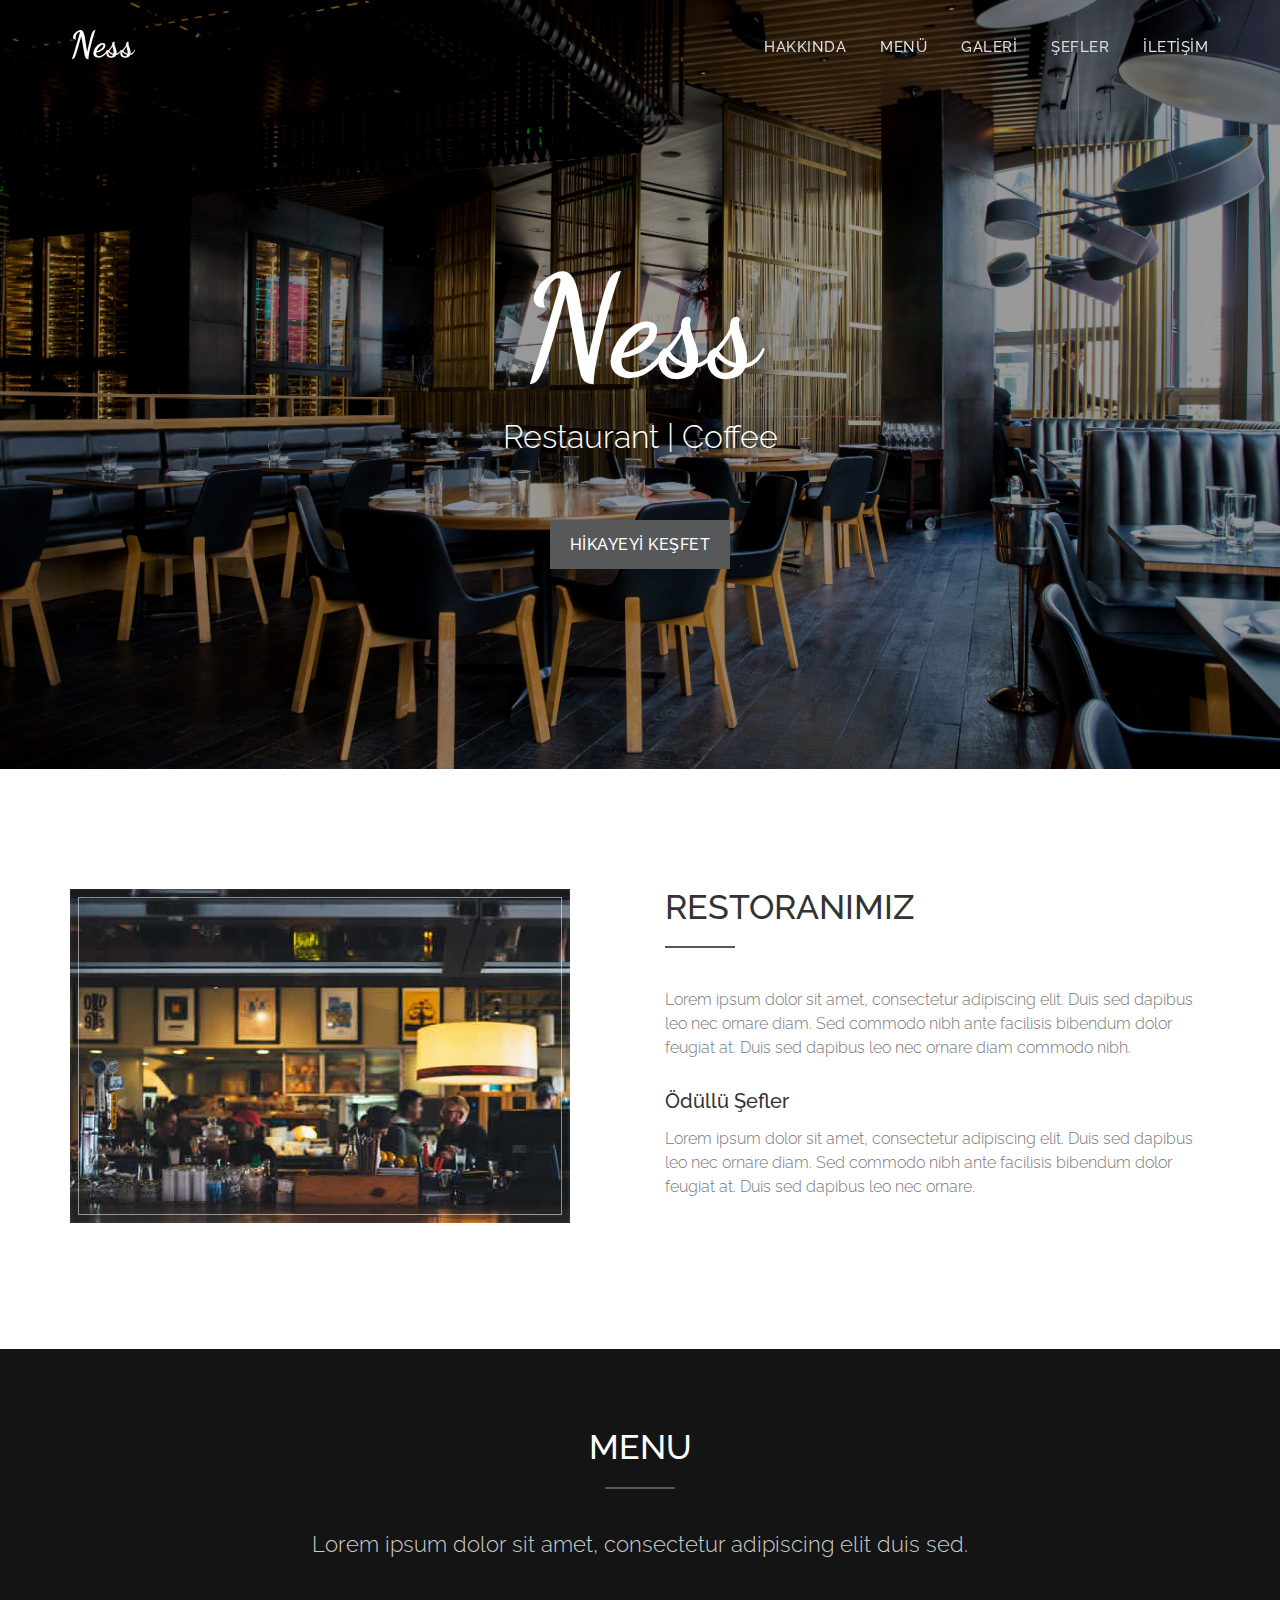
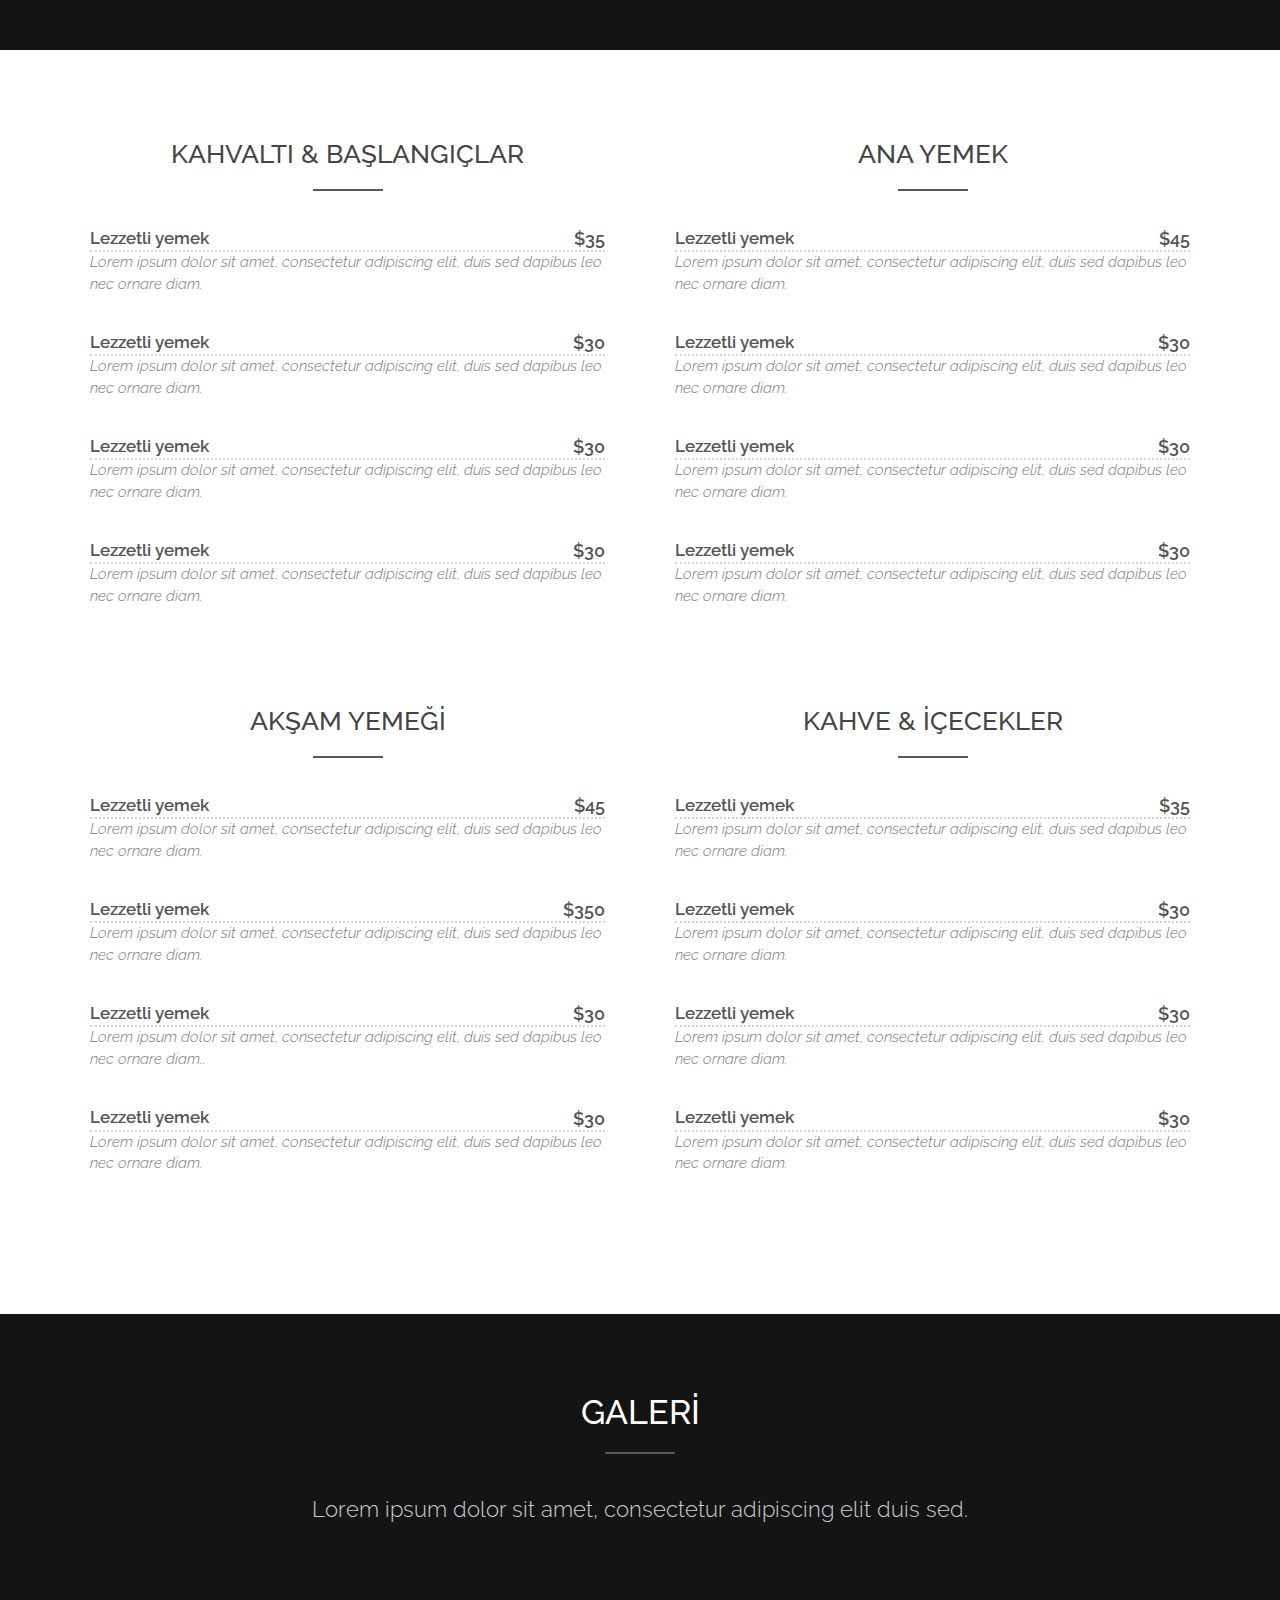
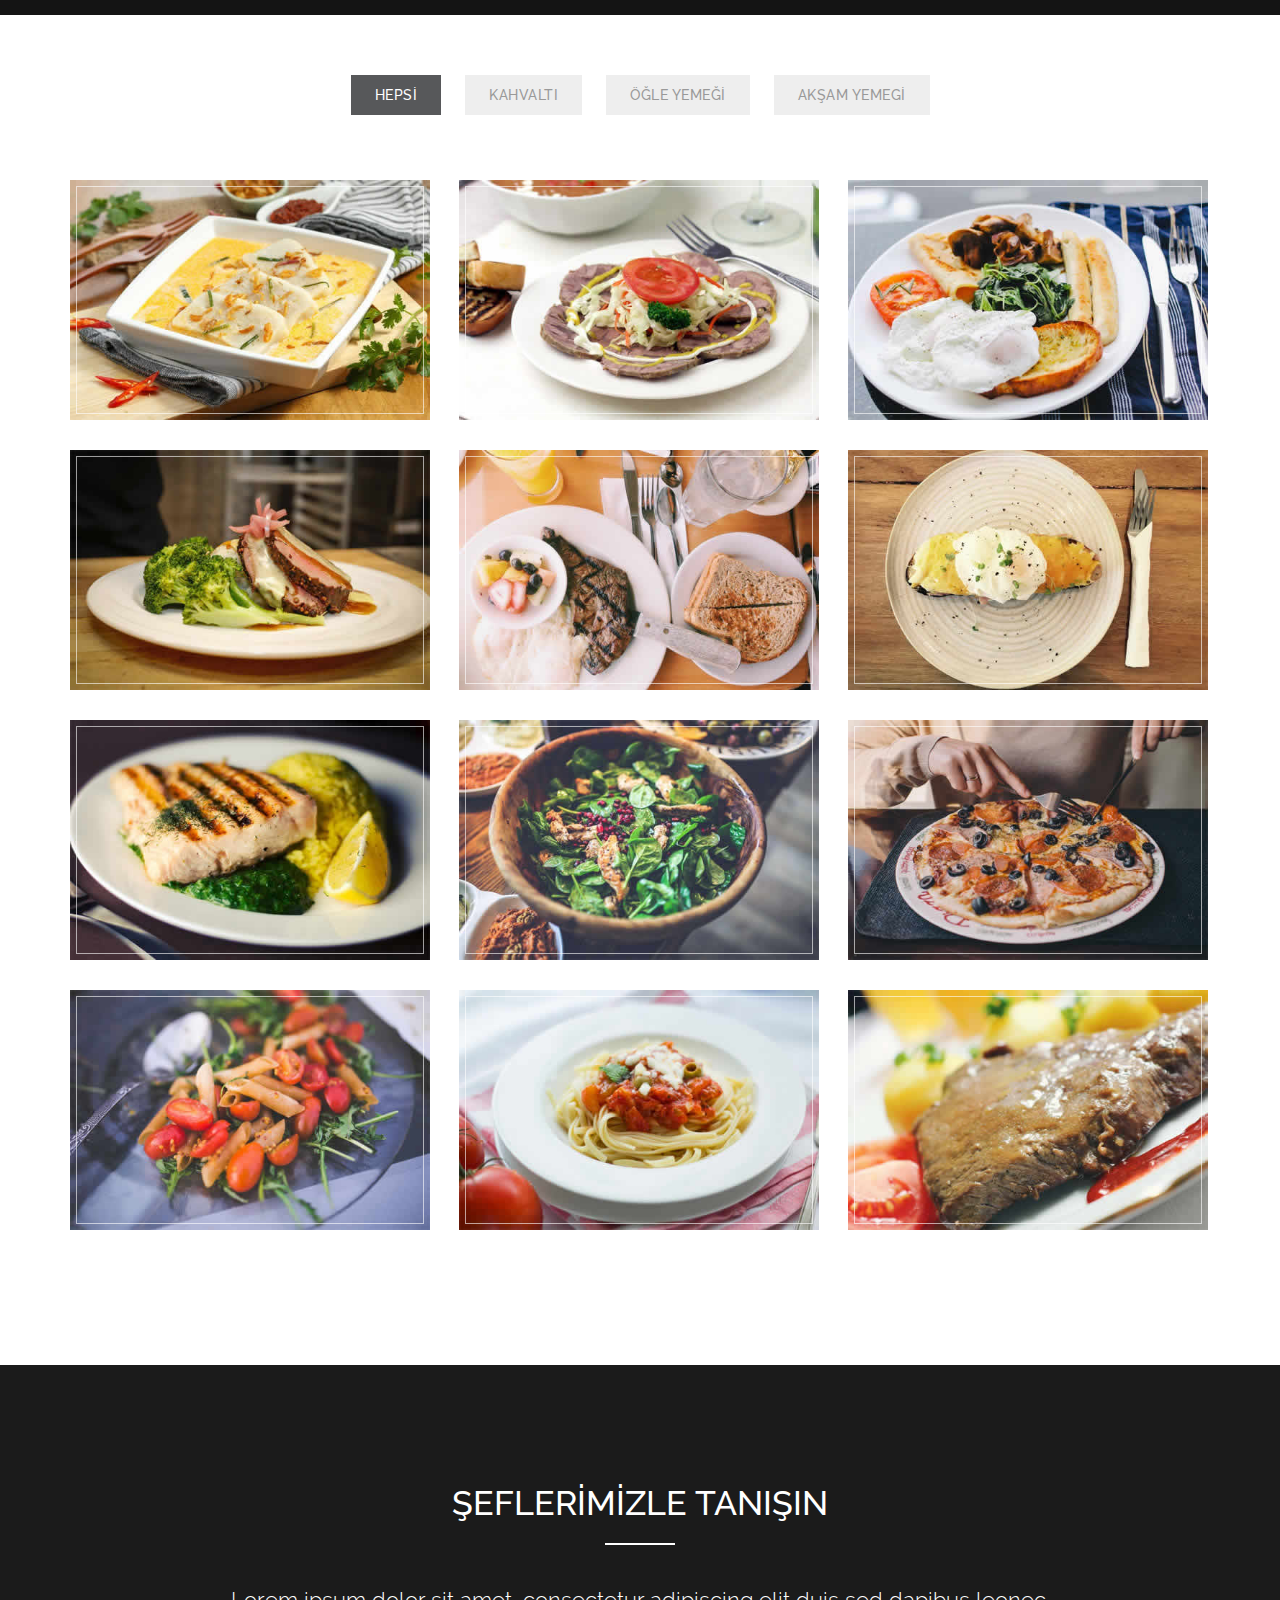
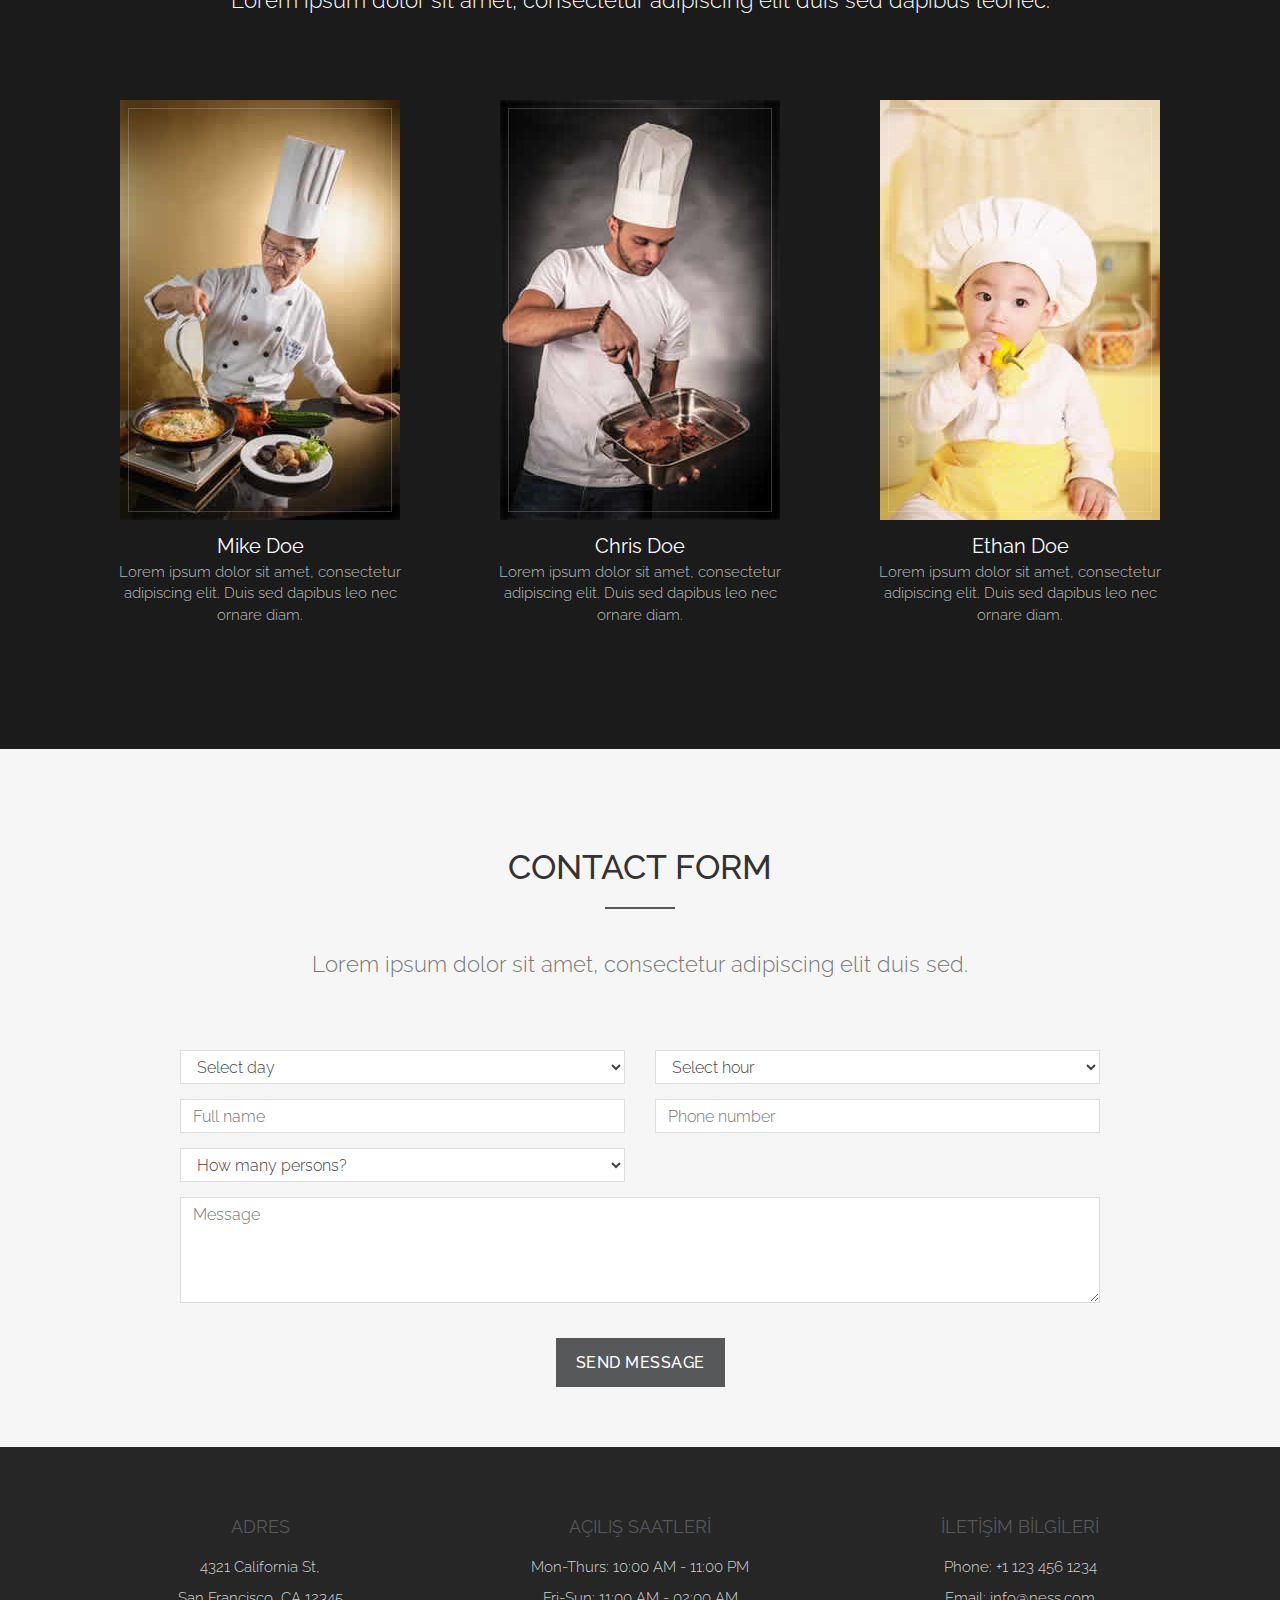
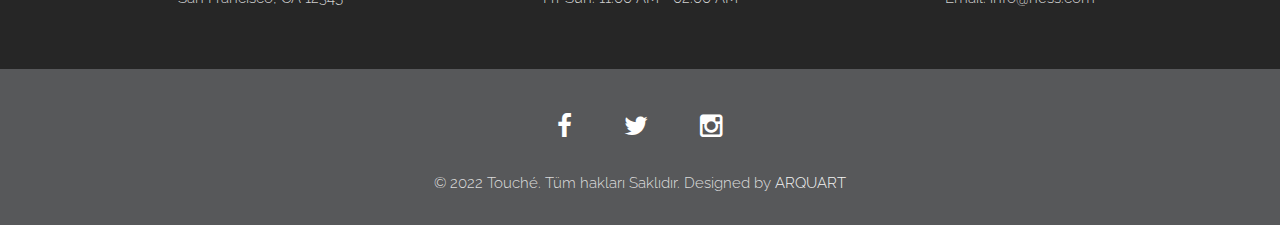
<file: ness/index.html>
<!DOCTYPE html>
<html lang="tr">
  <head>
    <meta charset="utf-8" />
    <meta name="viewport" content="width=device-width, initial-scale=1" />
    <title>Ness</title>
    <meta name="description" content="" />
    <meta name="author" content="" />

    <!-- Favicons
    ================================================== -->
    <link
      rel="apple-touch-icon"
      sizes="72x72"
      href="img/apple-touch-icon-72x72.png"
    />
    <link
      rel="apple-touch-icon"
      sizes="114x114"
      href="img/apple-touch-icon-114x114.png"
    />

    <!-- Bootstrap -->
    <link rel="stylesheet" type="text/css" href="css/bootstrap.css" />
    <link
      rel="stylesheet"
      type="text/css"
      href="fonts/font-awesome/css/font-awesome.css"
    />

    <!-- Stylesheet
    ================================================== -->
    <link rel="stylesheet" type="text/css" href="css/style.css" />
    <link
      rel="stylesheet"
      type="text/css"
      href="css/nivo-lightbox/nivo-lightbox.css"
    />
    <link
      rel="stylesheet"
      type="text/css"
      href="css/nivo-lightbox/default.css"
    />
    <link
      href="https://fonts.googleapis.com/css?family=Raleway:300,400,500,600,700"
      rel="stylesheet"
    />
    <link
      href="https://fonts.googleapis.com/css?family=Open+Sans:300,400,600,700"
      rel="stylesheet"
    />
    <link
      href="https://fonts.googleapis.com/css?family=Dancing+Script:400,700"
      rel="stylesheet"
    />

    <!-- HTML5 shim and Respond.js for IE8 support of HTML5 elements and media queries -->
    <!-- WARNING: Respond.js doesn't work if you view the page via file:// -->
    <!--[if lt IE 9]>
      <script src="https://oss.maxcdn.com/html5shiv/3.7.2/html5shiv.min.js"></script>
      <script src="https://oss.maxcdn.com/respond/1.4.2/respond.min.js"></script>
    <![endif]-->
  </head>
  <body id="page-top" data-spy="scroll" data-target=".navbar-fixed-top">
    <!-- Navigation
    ==========================================-->
    <nav id="menu" class="navbar navbar-default navbar-fixed-top">
      <div class="container">
        <!-- Brand and toggle get grouped for better mobile display -->
        <div class="navbar-header">
          <button
            type="button"
            class="navbar-toggle collapsed"
            data-toggle="collapse"
            data-target="#bs-example-navbar-collapse-1"
          >
            <span class="sr-only">Toggle navigation</span>
            <span class="icon-bar"></span> <span class="icon-bar"></span>
            <span class="icon-bar"></span>
          </button>
          <a class="navbar-brand page-scroll" href="#page-top">Ness</a>
        </div>

        <!-- Collect the nav links, forms, and other content for toggling -->
        <div class="collapse navbar-collapse" id="bs-example-navbar-collapse-1">
          <ul class="nav navbar-nav navbar-right">
            <li><a href="#about" class="page-scroll">HAKKINDA</a></li>
            <li><a href="#restaurant-menu" class="page-scroll">Menü</a></li>
            <li><a href="#portfolio" class="page-scroll">Galeri</a></li>
            <li><a href="#team" class="page-scroll">ŞEFLER</a></li>
            <li>
              <a href="#call-reservation" class="page-scroll">İLETİŞİM</a>
            </li>
          </ul>
        </div>
        <!-- /.navbar-collapse -->
      </div>
    </nav>
    <!-- Header -->
    <header id="header">
      <div class="intro">
        <div class="overlay">
          <div class="container">
            <div class="row">
              <div class="intro-text">
                <h1>Ness</h1>
                <p>Restaurant | Coffee</p>
                <a href="#about" class="btn btn-custom btn-lg page-scroll"
                  >Hikayeyi keşfet</a
                >
              </div>
            </div>
          </div>
        </div>
      </div>
    </header>
    <!-- About Section -->
    <div id="about">
      <div class="container">
        <div class="row">
          <div class="col-xs-12 col-md-6">
            <div class="about-img">
              <img src="img/about.jpg" class="img-responsive" alt="" />
            </div>
          </div>
          <div class="col-xs-12 col-md-6">
            <div class="about-text">
              <h2>RESTORANIMIZ</h2>
              <hr />
              <p>
                Lorem ipsum dolor sit amet, consectetur adipiscing elit. Duis
                sed dapibus leo nec ornare diam. Sed commodo nibh ante facilisis
                bibendum dolor feugiat at. Duis sed dapibus leo nec ornare diam
                commodo nibh.
              </p>
              <h3>Ödüllü Şefler</h3>
              <p>
                Lorem ipsum dolor sit amet, consectetur adipiscing elit. Duis
                sed dapibus leo nec ornare diam. Sed commodo nibh ante facilisis
                bibendum dolor feugiat at. Duis sed dapibus leo nec ornare.
              </p>
            </div>
          </div>
        </div>
      </div>
    </div>
    <!-- Restaurant Menu Section -->
    <div id="restaurant-menu">
      <div class="section-title text-center center">
        <div class="overlay">
          <h2>Menu</h2>
          <hr />
          <p>
            Lorem ipsum dolor sit amet, consectetur adipiscing elit duis sed.
          </p>
        </div>
      </div>
      <div class="container">
        <div class="row">
          <div class="col-xs-12 col-sm-6">
            <div class="menu-section">
              <h2 class="menu-section-title">Kahvaltı & Başlangıçlar</h2>
              <hr />
              <div class="menu-item">
                <div class="menu-item-name">Lezzetli yemek</div>
                <div class="menu-item-price">$35</div>
                <div class="menu-item-description">
                  Lorem ipsum dolor sit amet, consectetur adipiscing elit, duis
                  sed dapibus leo nec ornare diam.
                </div>
              </div>
              <div class="menu-item">
                <div class="menu-item-name">Lezzetli yemek</div>
                <div class="menu-item-price">$30</div>
                <div class="menu-item-description">
                  Lorem ipsum dolor sit amet, consectetur adipiscing elit, duis
                  sed dapibus leo nec ornare diam.
                </div>
              </div>
              <div class="menu-item">
                <div class="menu-item-name">Lezzetli yemek</div>
                <div class="menu-item-price">$30</div>
                <div class="menu-item-description">
                  Lorem ipsum dolor sit amet, consectetur adipiscing elit, duis
                  sed dapibus leo nec ornare diam.
                </div>
              </div>
              <div class="menu-item">
                <div class="menu-item-name">Lezzetli yemek</div>
                <div class="menu-item-price">$30</div>
                <div class="menu-item-description">
                  Lorem ipsum dolor sit amet, consectetur adipiscing elit, duis
                  sed dapibus leo nec ornare diam.
                </div>
              </div>
            </div>
          </div>
          <div class="col-xs-12 col-sm-6">
            <div class="menu-section">
              <h2 class="menu-section-title">Ana yemek</h2>
              <hr />
              <div class="menu-item">
                <div class="menu-item-name">Lezzetli yemek</div>
                <div class="menu-item-price">$45</div>
                <div class="menu-item-description">
                  Lorem ipsum dolor sit amet, consectetur adipiscing elit, duis
                  sed dapibus leo nec ornare diam.
                </div>
              </div>
              <div class="menu-item">
                <div class="menu-item-name">Lezzetli yemek</div>
                <div class="menu-item-price">$30</div>
                <div class="menu-item-description">
                  Lorem ipsum dolor sit amet, consectetur adipiscing elit, duis
                  sed dapibus leo nec ornare diam.
                </div>
              </div>
              <div class="menu-item">
                <div class="menu-item-name">Lezzetli yemek</div>
                <div class="menu-item-price">$30</div>
                <div class="menu-item-description">
                  Lorem ipsum dolor sit amet, consectetur adipiscing elit, duis
                  sed dapibus leo nec ornare diam.
                </div>
              </div>
              <div class="menu-item">
                <div class="menu-item-name">Lezzetli yemek</div>
                <div class="menu-item-price">$30</div>
                <div class="menu-item-description">
                  Lorem ipsum dolor sit amet, consectetur adipiscing elit, duis
                  sed dapibus leo nec ornare diam.
                </div>
              </div>
            </div>
          </div>
        </div>
        <div class="row">
          <div class="col-xs-12 col-sm-6">
            <div class="menu-section">
              <h2 class="menu-section-title">akşam yemeği</h2>
              <hr />
              <div class="menu-item">
                <div class="menu-item-name">Lezzetli yemek</div>
                <div class="menu-item-price">$45</div>
                <div class="menu-item-description">
                  Lorem ipsum dolor sit amet, consectetur adipiscing elit, duis
                  sed dapibus leo nec ornare diam.
                </div>
              </div>
              <div class="menu-item">
                <div class="menu-item-name">Lezzetli yemek</div>
                <div class="menu-item-price">$350</div>
                <div class="menu-item-description">
                  Lorem ipsum dolor sit amet, consectetur adipiscing elit, duis
                  sed dapibus leo nec ornare diam.
                </div>
              </div>
              <div class="menu-item">
                <div class="menu-item-name">Lezzetli yemek</div>
                <div class="menu-item-price">$30</div>
                <div class="menu-item-description">
                  Lorem ipsum dolor sit amet, consectetur adipiscing elit, duis
                  sed dapibus leo nec ornare diam..
                </div>
              </div>
              <div class="menu-item">
                <div class="menu-item-name">Lezzetli yemek</div>
                <div class="menu-item-price">$30</div>
                <div class="menu-item-description">
                  Lorem ipsum dolor sit amet, consectetur adipiscing elit, duis
                  sed dapibus leo nec ornare diam.
                </div>
              </div>
            </div>
          </div>
          <div class="col-xs-12 col-sm-6">
            <div class="menu-section">
              <h2 class="menu-section-title">KAHVE & İÇECEKLER</h2>
              <hr />
              <div class="menu-item">
                <div class="menu-item-name">Lezzetli yemek</div>
                <div class="menu-item-price">$35</div>
                <div class="menu-item-description">
                  Lorem ipsum dolor sit amet, consectetur adipiscing elit, duis
                  sed dapibus leo nec ornare diam.
                </div>
              </div>
              <div class="menu-item">
                <div class="menu-item-name">Lezzetli yemek</div>
                <div class="menu-item-price">$30</div>
                <div class="menu-item-description">
                  Lorem ipsum dolor sit amet, consectetur adipiscing elit, duis
                  sed dapibus leo nec ornare diam.
                </div>
              </div>
              <div class="menu-item">
                <div class="menu-item-name">Lezzetli yemek</div>
                <div class="menu-item-price">$30</div>
                <div class="menu-item-description">
                  Lorem ipsum dolor sit amet, consectetur adipiscing elit, duis
                  sed dapibus leo nec ornare diam.
                </div>
              </div>
              <div class="menu-item">
                <div class="menu-item-name">Lezzetli yemek</div>
                <div class="menu-item-price">$30</div>
                <div class="menu-item-description">
                  Lorem ipsum dolor sit amet, consectetur adipiscing elit, duis
                  sed dapibus leo nec ornare diam.
                </div>
              </div>
            </div>
          </div>
        </div>
      </div>
    </div>
    <!-- Portfolio Section -->
    <div id="portfolio">
      <div class="section-title text-center center">
        <div class="overlay">
          <h2>GALERİ</h2>
          <hr />
          <p>
            Lorem ipsum dolor sit amet, consectetur adipiscing elit duis sed.
          </p>
        </div>
      </div>
      <div class="container">
        <div class="row">
          <div class="categories">
            <ul class="cat">
              <li>
                <ol class="type">
                  <li><a href="#" data-filter="*" class="active">Hepsi</a></li>
                  <li><a href="#" data-filter=".breakfast">Kahvaltı</a></li>
                  <li><a href="#" data-filter=".lunch">Öğle Yemeği</a></li>
                  <li><a href="#" data-filter=".dinner">Akşam yemegi</a></li>
                </ol>
              </li>
            </ul>
            <div class="clearfix"></div>
          </div>
        </div>
        <div class="row">
          <div class="portfolio-items">
            <div class="col-sm-6 col-md-4 col-lg-4 breakfast">
              <div class="portfolio-item">
                <div class="hover-bg">
                  <a
                    href="img/portfolio/01-large.jpg"
                    title="Dish Name"
                    data-lightbox-gallery="gallery1"
                  >
                    <div class="hover-text">
                      <h4>Dish Name</h4>
                    </div>
                    <img
                      src="img/portfolio/01-small.jpg"
                      class="img-responsive"
                      alt="Project Title"
                    />
                  </a>
                </div>
              </div>
            </div>
            <div class="col-sm-6 col-md-4 col-lg-4 dinner">
              <div class="portfolio-item">
                <div class="hover-bg">
                  <a
                    href="img/portfolio/02-large.jpg"
                    title="Dish Name"
                    data-lightbox-gallery="gallery1"
                  >
                    <div class="hover-text">
                      <h4>Dish Name</h4>
                    </div>
                    <img
                      src="img/portfolio/02-small.jpg"
                      class="img-responsive"
                      alt="Project Title"
                    />
                  </a>
                </div>
              </div>
            </div>
            <div class="col-sm-6 col-md-4 col-lg-4 breakfast">
              <div class="portfolio-item">
                <div class="hover-bg">
                  <a
                    href="img/portfolio/03-large.jpg"
                    title="Dish Name"
                    data-lightbox-gallery="gallery1"
                  >
                    <div class="hover-text">
                      <h4>Dish Name</h4>
                    </div>
                    <img
                      src="img/portfolio/03-small.jpg"
                      class="img-responsive"
                      alt="Project Title"
                    />
                  </a>
                </div>
              </div>
            </div>
            <div class="col-sm-6 col-md-4 col-lg-4 breakfast">
              <div class="portfolio-item">
                <div class="hover-bg">
                  <a
                    href="img/portfolio/04-large.jpg"
                    title="Dish Name"
                    data-lightbox-gallery="gallery1"
                  >
                    <div class="hover-text">
                      <h4>Dish Name</h4>
                    </div>
                    <img
                      src="img/portfolio/04-small.jpg"
                      class="img-responsive"
                      alt="Project Title"
                    />
                  </a>
                </div>
              </div>
            </div>
            <div class="col-sm-6 col-md-4 col-lg-4 dinner">
              <div class="portfolio-item">
                <div class="hover-bg">
                  <a
                    href="img/portfolio/05-large.jpg"
                    title="Dish Name"
                    data-lightbox-gallery="gallery1"
                  >
                    <div class="hover-text">
                      <h4>Dish Name</h4>
                    </div>
                    <img
                      src="img/portfolio/05-small.jpg"
                      class="img-responsive"
                      alt="Project Title"
                    />
                  </a>
                </div>
              </div>
            </div>
            <div class="col-sm-6 col-md-4 col-lg-4 lunch">
              <div class="portfolio-item">
                <div class="hover-bg">
                  <a
                    href="img/portfolio/06-large.jpg"
                    title="Dish Name"
                    data-lightbox-gallery="gallery1"
                  >
                    <div class="hover-text">
                      <h4>Dish Name</h4>
                    </div>
                    <img
                      src="img/portfolio/06-small.jpg"
                      class="img-responsive"
                      alt="Project Title"
                    />
                  </a>
                </div>
              </div>
            </div>
            <div class="col-sm-6 col-md-4 col-lg-4 lunch">
              <div class="portfolio-item">
                <div class="hover-bg">
                  <a
                    href="img/portfolio/07-large.jpg"
                    title="Dish Name"
                    data-lightbox-gallery="gallery1"
                  >
                    <div class="hover-text">
                      <h4>Dish Name</h4>
                    </div>
                    <img
                      src="img/portfolio/07-small.jpg"
                      class="img-responsive"
                      alt="Project Title"
                    />
                  </a>
                </div>
              </div>
            </div>
            <div class="col-sm-6 col-md-4 col-lg-4 breakfast">
              <div class="portfolio-item">
                <div class="hover-bg">
                  <a
                    href="img/portfolio/08-large.jpg"
                    title="Dish Name"
                    data-lightbox-gallery="gallery1"
                  >
                    <div class="hover-text">
                      <h4>Dish Name</h4>
                    </div>
                    <img
                      src="img/portfolio/08-small.jpg"
                      class="img-responsive"
                      alt="Project Title"
                    />
                  </a>
                </div>
              </div>
            </div>
            <div class="col-sm-6 col-md-4 col-lg-4 dinner">
              <div class="portfolio-item">
                <div class="hover-bg">
                  <a
                    href="img/portfolio/09-large.jpg"
                    title="Dish Name"
                    data-lightbox-gallery="gallery1"
                  >
                    <div class="hover-text">
                      <h4>Dish Name</h4>
                    </div>
                    <img
                      src="img/portfolio/09-small.jpg"
                      class="img-responsive"
                      alt="Project Title"
                    />
                  </a>
                </div>
              </div>
            </div>
            <div class="col-sm-6 col-md-4 col-lg-4 lunch">
              <div class="portfolio-item">
                <div class="hover-bg">
                  <a
                    href="img/portfolio/10-large.jpg"
                    title="Dish Name"
                    data-lightbox-gallery="gallery1"
                  >
                    <div class="hover-text">
                      <h4>Dish Name</h4>
                    </div>
                    <img
                      src="img/portfolio/10-small.jpg"
                      class="img-responsive"
                      alt="Project Title"
                    />
                  </a>
                </div>
              </div>
            </div>
            <div class="col-sm-6 col-md-4 col-lg-4 lunch">
              <div class="portfolio-item">
                <div class="hover-bg">
                  <a
                    href="img/portfolio/11-large.jpg"
                    title="Dish Name"
                    data-lightbox-gallery="gallery1"
                  >
                    <div class="hover-text">
                      <h4>Dish Name</h4>
                    </div>
                    <img
                      src="img/portfolio/11-small.jpg"
                      class="img-responsive"
                      alt="Project Title"
                    />
                  </a>
                </div>
              </div>
            </div>
            <div class="col-sm-6 col-md-4 col-lg-4 breakfast">
              <div class="portfolio-item">
                <div class="hover-bg">
                  <a
                    href="img/portfolio/12-large.jpg"
                    title="Dish Name"
                    data-lightbox-gallery="gallery1"
                  >
                    <div class="hover-text">
                      <h4>Dish Name</h4>
                    </div>
                    <img
                      src="img/portfolio/12-small.jpg"
                      class="img-responsive"
                      alt="Project Title"
                    />
                  </a>
                </div>
              </div>
            </div>
          </div>
        </div>
      </div>
    </div>
    <!-- Team Section -->
    <div id="team" class="text-center">
      <div class="overlay">
        <div class="container">
          <div class="col-md-10 col-md-offset-1 section-title">
            <h2>ŞEFLERİMİZLE TANIŞIN</h2>
            <hr />
            <p>
              Lorem ipsum dolor sit amet, consectetur adipiscing elit duis sed
              dapibus leonec.
            </p>
          </div>
          <div id="row">
            <div class="col-md-4 team">
              <div class="thumbnail">
                <div class="team-img">
                  <img src="img/team/01.jpg" alt="..." />
                </div>
                <div class="caption">
                  <h3>Mike Doe</h3>
                  <p>
                    Lorem ipsum dolor sit amet, consectetur adipiscing elit.
                    Duis sed dapibus leo nec ornare diam.
                  </p>
                </div>
              </div>
            </div>
            <div class="col-md-4 team">
              <div class="thumbnail">
                <div class="team-img">
                  <img src="img/team/02.jpg" alt="..." />
                </div>
                <div class="caption">
                  <h3>Chris Doe</h3>
                  <p>
                    Lorem ipsum dolor sit amet, consectetur adipiscing elit.
                    Duis sed dapibus leo nec ornare diam.
                  </p>
                </div>
              </div>
            </div>
            <div class="col-md-4 team">
              <div class="thumbnail">
                <div class="team-img">
                  <img src="img/team/03.jpg" alt="..." />
                </div>
                <div class="caption">
                  <h3>Ethan Doe</h3>
                  <p>
                    Lorem ipsum dolor sit amet, consectetur adipiscing elit.
                    Duis sed dapibus leo nec ornare diam.
                  </p>
                </div>
              </div>
            </div>
          </div>
        </div>
      </div>
    </div>

    <!-- Contact Section -->
    <div id="contact" class="text-center">
      <div class="container">
        <div class="section-title text-center">
          <h2>Contact Form</h2>
          <hr />
          <p>
            Lorem ipsum dolor sit amet, consectetur adipiscing elit duis sed.
          </p>
        </div>
        <div class="col-md-10 col-md-offset-1">
          <form name="sentMessage" id="contactForm" novalidate>
            <div class="row">
              <div class="col-md-6">
                <div class="form-group">
                  <select
                    required
                    type="text"
                    id="name"
                    class="form-control"
                    placeholder="Name"
                    required="required"
                    name="day"
                    onchange="this.form.()"
                  >
                    <option value="">Select day</option>
                    <option value="Monday">Monday</option>
                    <option value="Tuesday">Tuesday</option>
                    <option value="Wednesday">Wednesday</option>
                    <option value="Thursday">Thursday</option>
                    <option value="Friday">Friday</option>
                    <option value="Saturday">Saturday</option>
                    <option value="Sunday">Sunday</option>
                  </select>
                  <p class="help-block text-danger"></p>
                </div>
              </div>
              <div class="col-md-6">
                <div class="form-group">
                  <select
                    required
                    type="text"
                    id="name"
                    class="form-control"
                    placeholder="Name"
                    required="required"
                    name="day"
                    onchange="this.form.()"
                  >
                    <option value="">Select hour</option>
                    <option value="10-00">10:00</option>
                    <option value="12-00">12:00</option>
                    <option value="14-00">14:00</option>
                    <option value="16-00">16:00</option>
                    <option value="18-00">18:00</option>
                    <option value="20-00">20:00</option>
                    <option value="22-00">22:00</option>
                  </select>
                  <p class="help-block text-danger"></p>
                </div>
              </div>
              <div class="col-md-6">
                <div class="form-group">
                  <input
                    name="name"
                    type="name"
                    class="form-control"
                    id="name"
                    placeholder="Full name"
                    required="required"
                  />
                  <p class="help-block text-danger"></p>
                </div>
              </div>
              <div class="col-md-6">
                <div class="form-group">
                  <input
                    name="phone"
                    type="phone"
                    class="form-control"
                    id="phone"
                    placeholder="Phone number"
                    required="required"
                  />
                  <p class="help-block text-danger"></p>
                </div>
              </div>
              <div class="col-md-6">
                <div class="form-group">
                  <select
                    type="text"
                    id="name"
                    required
                    class="form-control"
                    placeholder="Name"
                    required="required"
                    name="day"
                    onchange="this.form.()"
                  >
                    <option value="">How many persons?</option>
                    <option value="1-Person">1 Person</option>
                    <option value="2-Persons">2 Persons</option>
                    <option value="3-Persons">3 Persons</option>
                    <option value="4-Persons">4 Persons</option>
                    <option value="5-Persons">5 Persons</option>
                    <option value="6-Persons">6 Persons</option>
                  </select>
                  <p class="help-block text-danger"></p>
                </div>
              </div>
            </div>
            <div class="form-group">
              <textarea
                name="message"
                id="message"
                class="form-control"
                rows="4"
                placeholder="Message"
                required
              ></textarea>
              <p class="help-block text-danger"></p>
            </div>
            <div id="success"></div>
            <button type="submit" class="btn btn-custom btn-lg">
              Send Message
            </button>
          </form>
        </div>
      </div>
    </div>
    <div id="footer">
      <div class="container text-center">
        <div class="col-md-4">
          <h3>ADRES</h3>
          <div class="contact-item">
            <p>4321 California St,</p>
            <p>San Francisco, CA 12345</p>
          </div>
        </div>
        <div class="col-md-4">
          <h3>AÇILIŞ SAATLERİ</h3>
          <div class="contact-item">
            <p>Mon-Thurs: 10:00 AM - 11:00 PM</p>
            <p>Fri-Sun: 11:00 AM - 02:00 AM</p>
          </div>
        </div>
        <div class="col-md-4">
          <h3>İLETİŞİM BİLGİLERİ</h3>
          <div class="contact-item">
            <p>Phone: +1 123 456 1234</p>
            <p>Email: info@ness.com</p>
          </div>
        </div>
      </div>
      <div class="container-fluid text-center copyrights">
        <div class="col-md-8 col-md-offset-2">
          <div class="social">
            <ul>
              <li>
                <a href="#"><i class="fa fa-facebook"></i></a>
              </li>
              <li>
                <a href="#"><i class="fa fa-twitter"></i></a>
              </li>
              <li>
                <a href="#"><i class="fa fa-instagram"></i></a>
              </li>
            </ul>
          </div>
          <p>
            &copy; 2022 Touché. Tüm hakları Saklıdır. Designed by
            <a href="https://arifdurmaz.cf/" rel="nofollow">ARQUART</a>
          </p>
        </div>
      </div>
    </div>
    <script type="text/javascript" src="js/jquery.1.11.1.js"></script>
    <script type="text/javascript" src="js/bootstrap.js"></script>
    <script type="text/javascript" src="js/SmoothScroll.js"></script>
    <script type="text/javascript" src="js/nivo-lightbox.js"></script>
    <script type="text/javascript" src="js/jquery.isotope.js"></script>
    <script type="text/javascript" src="js/jqBootstrapValidation.js"></script>
    <script type="text/javascript" src="js/contact_me.js"></script>
    <script type="text/javascript" src="js/main.js"></script>
  </body>
</html>
</file>
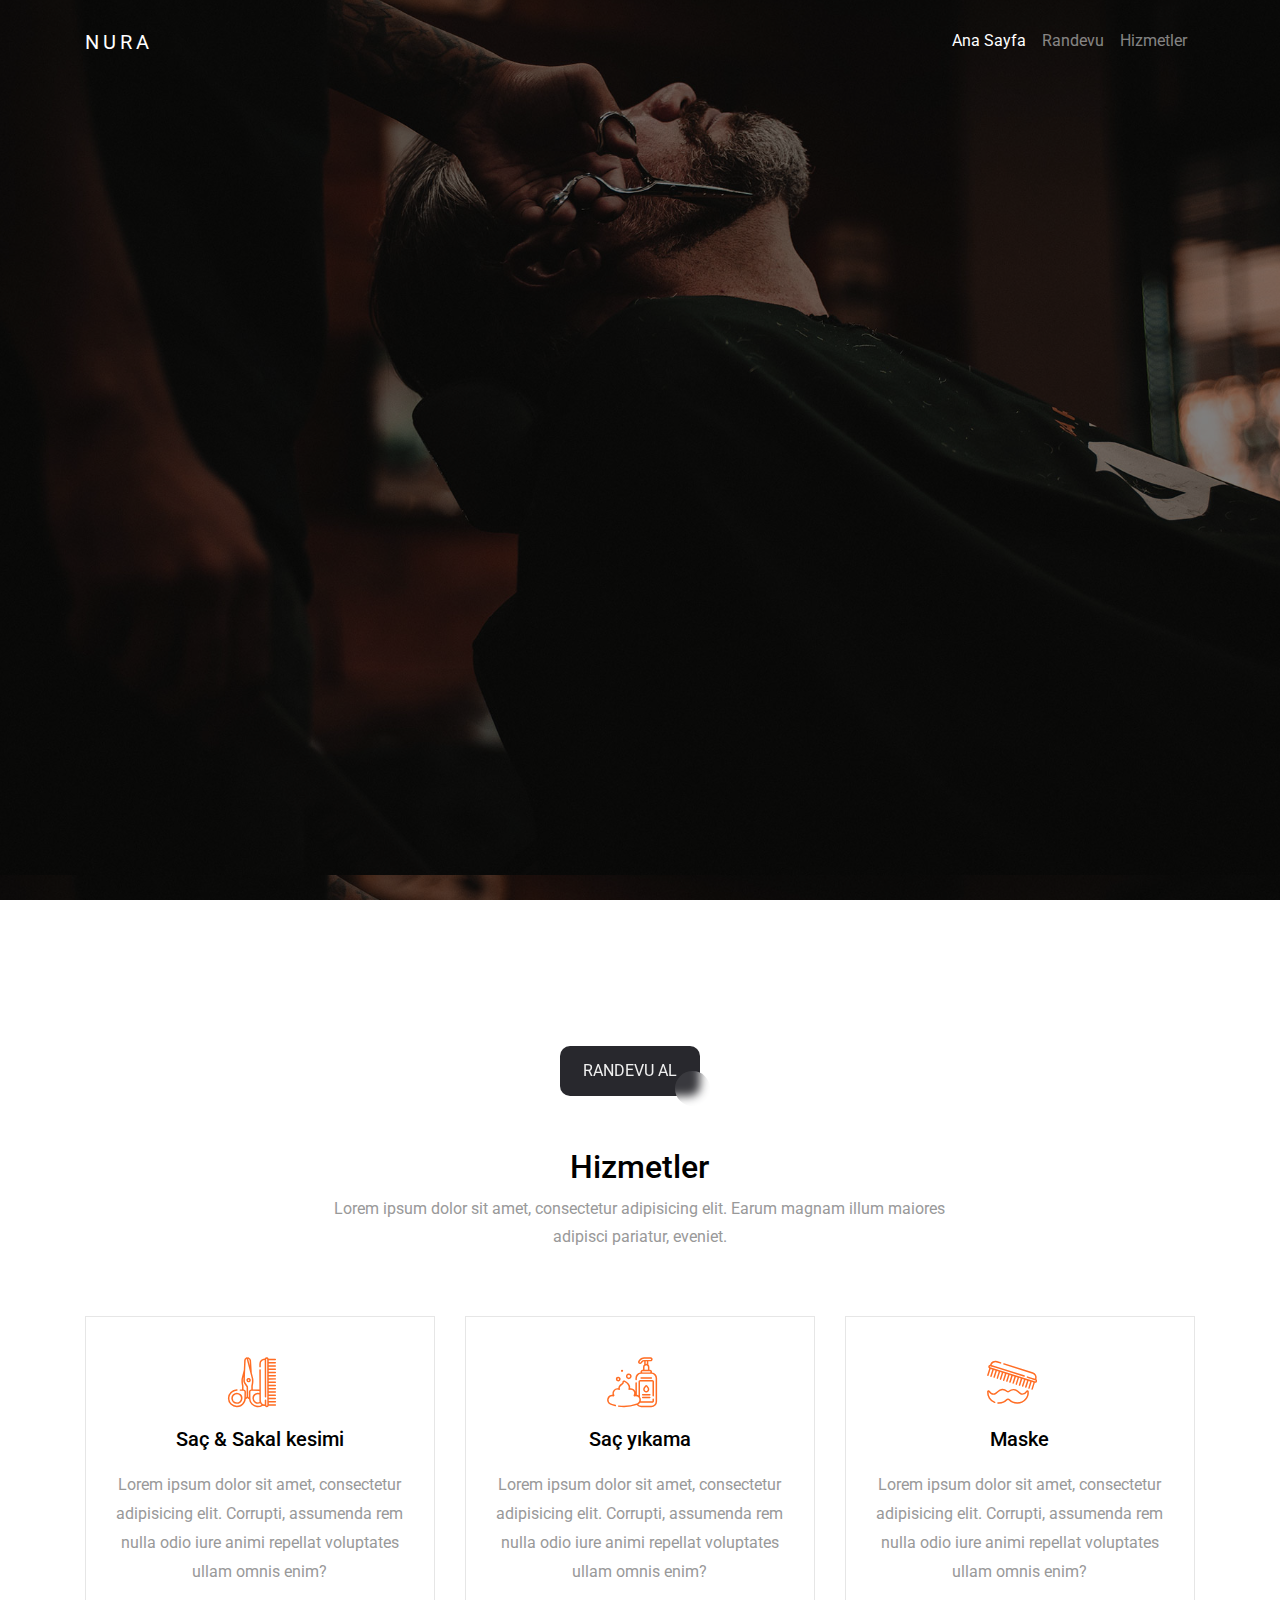
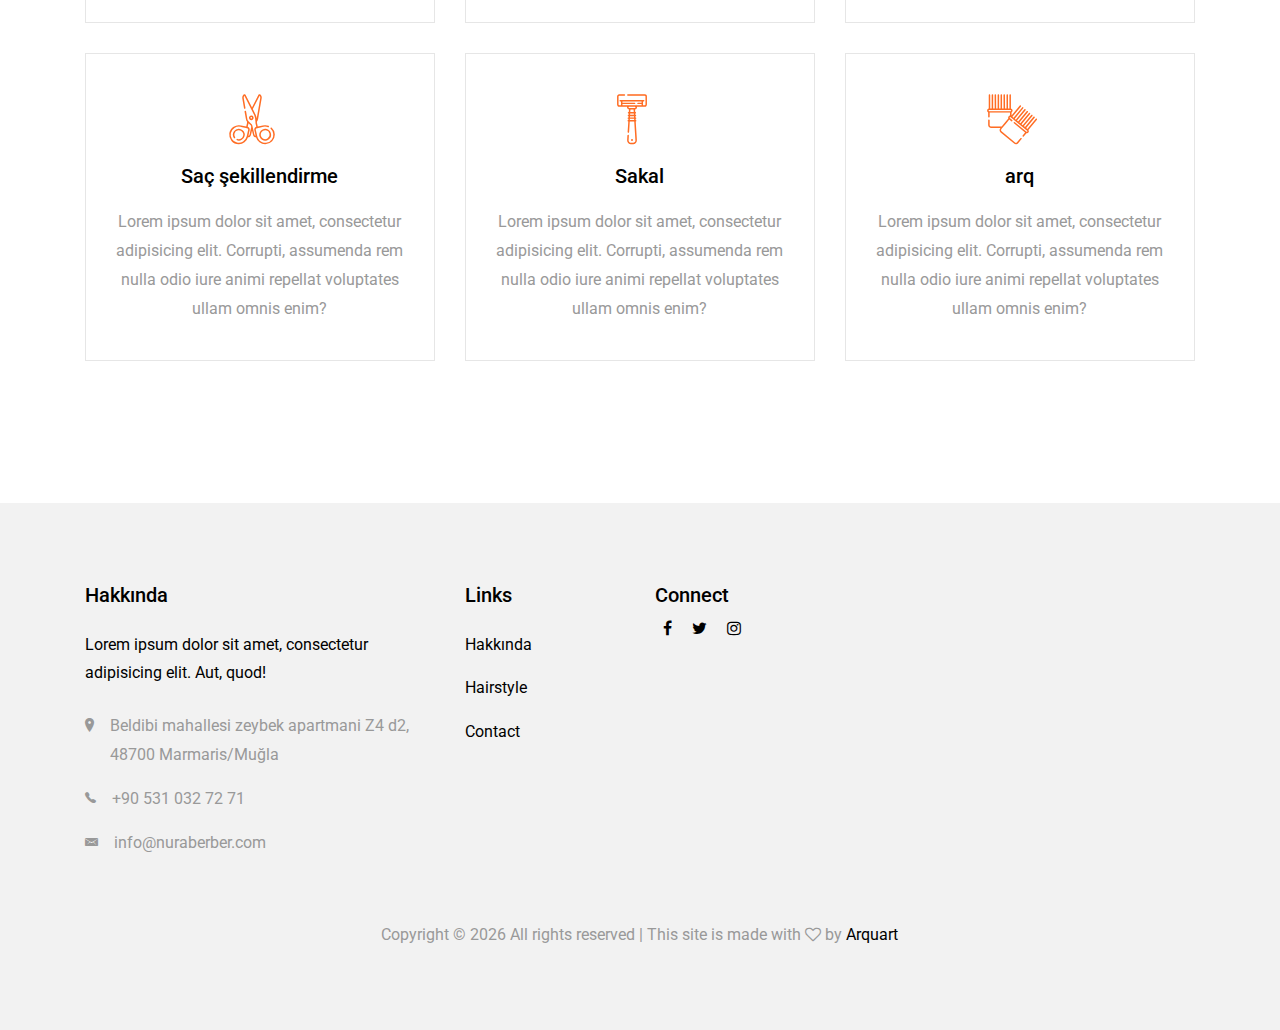
<file: nura/index.html>
<!DOCTYPE html>
<html lang="en">
  <head>
    <title>Nura Berber | Marmaris</title>
    <meta charset="utf-8" />
    <meta
      name="viewport"
      content="width=device-width, initial-scale=1, shrink-to-fit=no"
    />

    <link
      href="https://fonts.googleapis.com/css?family=Roboto:300,400,700"
      rel="stylesheet"
    />

    <link rel="stylesheet" href="css/bootstrap.css" />
    <link rel="stylesheet" href="css/animate.css" />
    <link rel="stylesheet" href="css/owl.carousel.min.css" />
    <link rel="stylesheet" href="css/magnific-popup.css" />
    <link rel="icon" href="/images/nb.ico" type="image/x-icon" />

    <link rel="stylesheet" href="fonts/ionicons/css/ionicons.min.css" />
    <link rel="stylesheet" href="fonts/fontawesome/css/font-awesome.min.css" />
    <link rel="stylesheet" href="fonts/flaticon/font/flaticon.css" />

    <!-- Theme Style -->
    <link rel="stylesheet" href="css/style.css" />
  </head>
  <body>
    <header role="banner">
      <nav class="navbar navbar-expand-md navbar-dark bg-light">
        <div class="container">
          <a class="navbar-brand" href="index.html">Nura</a>
          <button
            class="navbar-toggler"
            type="button"
            data-toggle="collapse"
            data-target="#navbarsExample05"
            aria-controls="navbarsExample05"
            aria-expanded="false"
            aria-label="Toggle navigation"
          >
            <span class="navbar-toggler-icon"></span>
          </button>

          <div
            class="collapse navbar-collapse navbar-light"
            id="navbarsExample05"
          >
            <ul class="navbar-nav ml-auto pl-lg-5 pl-0">
              <li class="nav-item">
                <a class="nav-link active" href="index.html">Ana Sayfa</a>
              </li>
              <li class="nav-item">
                <a class="nav-link" href="#rand">Randevu</a>
              </li>
              <li class="nav-item dropdown">
                <a class="nav-link" href="#hzmt" id="dropdown04">Hizmetler</a>
              </li>
            </ul>
          </div>
        </div>
      </nav>
    </header>
    <!-- END header -->

    <section
      class="site-hero overlay"
      data-stellar-background-ratio="0.5"
      style="background-image: url(images/big_image_1.jpg)"
    >
      <div class="container">
        <div
          class="row align-items-center site-hero-inner justify-content-center"
        >
          <div class="col-md-8 text-center">
            <div class="mb-5 element-animate">
              <img
                src="images/banner_text_1.png"
                alt="Image placeholder"
                class="img-md-fluid"
              />
            </div>
          </div>
        </div>
      </div>
    </section>
    <!-- END section -->

    <section
      class="quick-info element-animate"
      data-animate-effect="fadeInLeft"
    >
      <div class="container">
        <div class="row">
          <div class="col-lg-8 bgcolor">
            <div class="row">
              <div class="col-md-4 mb-3">
                <div class="media">
                  <div class="mr-3 icon-wrap">
                    <span class="icon ion-ios-telephone"></span>
                  </div>
                  <div class="media-body">
                    <h5>+90 531 032 72 71</h5>
                    <p>
                      Mesai saatleri içinde bizi arayın size en kısa sürede
                      dönüş yapalım
                    </p>
                  </div>
                </div>
              </div>
              <div class="col-md-4 mb-3">
                <div class="media">
                  <div class="mr-3 icon-wrap">
                    <span class="icon ion-location"></span>
                  </div>
                  <div class="media-body">
                    <h5>Beldibi mahallesi</h5>
                    <p>zeybek apartmani Z4 d2, 48700 Marmaris/Muğla</p>
                  </div>
                </div>
              </div>
              <div class="col-md-4 mb-3">
                <div class="media">
                  <div class="mr-3 icon-wrap">
                    <span class="icon ion-android-time"></span>
                  </div>
                  <div class="media-body">
                    <h5>9.00 - 24.00</h5>
                    <p>
                      Pazartesi - pazar <br />
                      Salı günü kapalı
                    </p>
                  </div>
                </div>
              </div>
            </div>
          </div>
        </div>
      </div>
    </section>
    <!-- END section -->
    <div class="rnd_btn" id="rand">
      <a href="/randevu/index.html"
        ><button class="button-86" role="button">RANDEVU AL</button></a
      >
    </div>
    <section class="site-section">
      <div class="container" id="hzmt">
        <div class="row justify-content-center mb-5">
          <div class="col-md-7 text-center">
            <h2>Hizmetler</h2>
            <p>
              Lorem ipsum dolor sit amet, consectetur adipisicing elit. Earum
              magnam illum maiores adipisci pariatur, eveniet.
            </p>
          </div>
        </div>
        <div class="row">
          <div class="col-md-4">
            <div class="media d-block media-feature text-center">
              <div class="mr-3 icon-wrap">
                <span class="custom-icon flaticon-scissors-1"></span>
              </div>
              <div class="media-body">
                <h3>Saç &amp; Sakal kesimi</h3>
                <p>
                  Lorem ipsum dolor sit amet, consectetur adipisicing elit.
                  Corrupti, assumenda rem nulla odio iure animi repellat
                  voluptates ullam omnis enim?
                </p>
              </div>
            </div>
          </div>
          <div class="col-md-4">
            <div class="media d-block media-feature text-center">
              <div class="mr-3 icon-wrap">
                <span class="custom-icon flaticon-cream"></span>
              </div>
              <div class="media-body">
                <h3>Saç yıkama</h3>
                <p>
                  Lorem ipsum dolor sit amet, consectetur adipisicing elit.
                  Corrupti, assumenda rem nulla odio iure animi repellat
                  voluptates ullam omnis enim?
                </p>
              </div>
            </div>
          </div>
          <div class="col-md-4">
            <div class="media d-block media-feature text-center">
              <div class="mr-3 icon-wrap">
                <span class="custom-icon flaticon-moustache"></span>
              </div>
              <div class="media-body">
                <h3>Maske</h3>
                <p>
                  Lorem ipsum dolor sit amet, consectetur adipisicing elit.
                  Corrupti, assumenda rem nulla odio iure animi repellat
                  voluptates ullam omnis enim?
                </p>
              </div>
            </div>
          </div>
        </div>

        <div class="row">
          <div class="col-md-4">
            <div class="media d-block media-feature text-center">
              <div class="mr-3 icon-wrap">
                <span class="custom-icon flaticon-scissors"></span>
              </div>
              <div class="media-body">
                <h3>Saç şekillendirme</h3>
                <p>
                  Lorem ipsum dolor sit amet, consectetur adipisicing elit.
                  Corrupti, assumenda rem nulla odio iure animi repellat
                  voluptates ullam omnis enim?
                </p>
              </div>
            </div>
          </div>
          <div class="col-md-4">
            <div class="media d-block media-feature text-center">
              <div class="mr-3 icon-wrap">
                <span class="custom-icon flaticon-razor"></span>
              </div>
              <div class="media-body">
                <h3>Sakal</h3>
                <p>
                  Lorem ipsum dolor sit amet, consectetur adipisicing elit.
                  Corrupti, assumenda rem nulla odio iure animi repellat
                  voluptates ullam omnis enim?
                </p>
              </div>
            </div>
          </div>
          <div class="col-md-4">
            <div class="media d-block media-feature text-center">
              <div class="mr-3 icon-wrap">
                <span class="custom-icon flaticon-hair-comb"></span>
              </div>
              <div class="media-body">
                <h3>arq</h3>
                <p>
                  Lorem ipsum dolor sit amet, consectetur adipisicing elit.
                  Corrupti, assumenda rem nulla odio iure animi repellat
                  voluptates ullam omnis enim?
                </p>
              </div>
            </div>
          </div>
        </div>
      </div>
    </section>
    <!-- END section -->

    <footer class="site-footer">
      <div class="container">
        <div class="row mb-5">
          <div class="col-md-4">
            <h3 class="mb-4">Hakkında</h3>
            <p class="mb-4">
              Lorem ipsum dolor sit amet, consectetur adipisicing elit. Aut,
              quod!
            </p>
            <ul class="list-unstyled">
              <li class="d-flex">
                <span class="mr-3"
                  ><span class="icon ion-ios-location"></span></span
                ><span class=""
                  >Beldibi mahallesi zeybek apartmani Z4 d2, 48700
                  Marmaris/Muğla</span
                >
              </li>
              <li class="d-flex">
                <span class="mr-3"
                  ><span class="icon ion-ios-telephone"></span></span
                ><span class="">+90 531 032 72 71</span>
              </li>
              <li class="d-flex">
                <span class="mr-3"><span class="icon ion-email"></span></span
                ><span class="">info@nuraberber.com</span>
              </li>
            </ul>
          </div>
          <div class="col-md-2">
            <h3 class="mb-4">Links</h3>
            <ul class="list-unstyled">
              <li><a href="#">Hakkında</a></li>
              <li><a href="#">Hairstyle</a></li>
              <li><a href="#">Contact</a></li>
            </ul>
          </div>
          <div class="col-md-3">
            <h3>Connect</h3>
            <p>
              <a href="#" class="p-2"><span class="fa fa-facebook"></span></a>
              <a href="#" class="p-2"><span class="fa fa-twitter"></span></a>
              <a href="https://www.instagram.com/_nuura_koozmetik_/" class="p-2"
                ><span class="fa fa-instagram"></span
              ></a>
            </p>
          </div>
        </div>
        <div class="row justify-content-center">
          <div class="col-md-7 text-center">
            <!-- Link back to Colorlib can't be removed. Template is licensed under CC BY 3.0. -->
            Copyright &copy;
            <script>
              document.write(new Date().getFullYear());
            </script>
            All rights reserved | This site is made with
            <i class="fa fa-heart-o" aria-hidden="true"></i> by
            <a href="https://arifdurmaz.cf" target="_blank">Arquart</a>
            <!-- Link back to Colorlib can't be removed. Template is licensed under CC BY 3.0. -->
          </div>
        </div>
      </div>
    </footer>
    <!-- END footer -->

    <!-- loader -->
    <div id="loader" class="show fullscreen">
      <svg class="circular" width="48px" height="48px">
        <circle
          class="path-bg"
          cx="24"
          cy="24"
          r="22"
          fill="none"
          stroke-width="4"
          stroke="#eeeeee"
        />
        <circle
          class="path"
          cx="24"
          cy="24"
          r="22"
          fill="none"
          stroke-width="4"
          stroke-miterlimit="10"
          stroke="#f4b214"
        />
      </svg>
    </div>

    <script src="js/jquery-3.2.1.min.js"></script>
    <script src="js/jquery-migrate-3.0.0.js"></script>
    <script src="js/popper.min.js"></script>
    <script src="js/bootstrap.min.js"></script>
    <script src="js/owl.carousel.min.js"></script>
    <script src="js/jquery.waypoints.min.js"></script>
    <script src="js/jquery.stellar.min.js"></script>

    <script src="js/jquery.magnific-popup.min.js"></script>
    <script src="js/magnific-popup-options.js"></script>

    <script src="js/main.js"></script>
  </body>
</html>
</file>
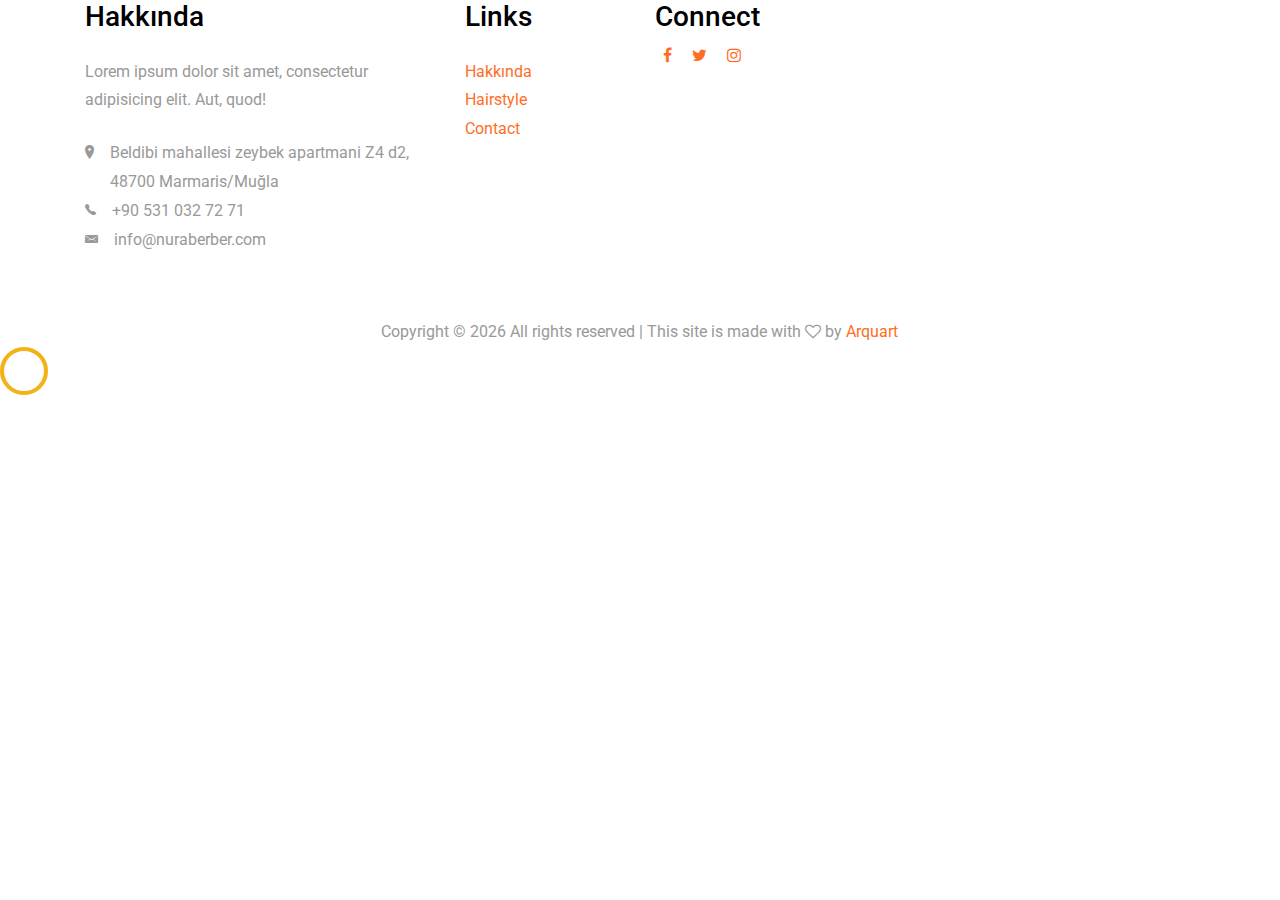
<file: nura/randevu.html>
<!DOCTYPE html>
<html lang="tr">
  <head>
    <title>Colorlib Alotan Barber Shop Template</title>
    <meta charset="utf-8" />
    <meta
      name="viewport"
      content="width=device-width, initial-scale=1, shrink-to-fit=no"
    />

    <link
      href="https://fonts.googleapis.com/css?family=Roboto:300,400,700"
      rel="stylesheet"
    />

    <link rel="stylesheet" href="css/bootstrap.css" />
    <link rel="stylesheet" href="css/animate.css" />
    <link rel="stylesheet" href="css/owl.carousel.min.css" />
    <link rel="stylesheet" href="css/magnific-popup.css" />
    <link rel="icon" href="/images/nb.ico" type="image/x-icon" />

    <link rel="stylesheet" href="fonts/ionicons/css/ionicons.min.css" />
    <link rel="stylesheet" href="fonts/fontawesome/css/font-awesome.min.css" />
    <link rel="stylesheet" href="fonts/flaticon/font/flaticon.css" />

    <!-- Theme Style -->
    <link rel="stylesheet" href="css/rand.css" />
  </head>
  <body>
    <header role="banner">
      <nav class="navbar navbar-expand-md navbar-dark bg-light">
        <div class="container">
          <a class="navbar-brand" href="index.html">Nura</a>
          <button
            class="navbar-toggler"
            type="button"
            data-toggle="collapse"
            data-target="#navbarsExample05"
            aria-controls="navbarsExample05"
            aria-expanded="false"
            aria-label="Toggle navigation"
          >
            <span class="navbar-toggler-icon"></span>
          </button>

          <div
            class="collapse navbar-collapse navbar-light"
            id="navbarsExample05"
          >
            <ul class="navbar-nav ml-auto pl-lg-5 pl-0">
              <li class="nav-item">
                <a class="nav-link" href="/index.html">Ana Sayfa</a>
              </li>
              <li class="nav-item">
                <a class="nav-link" href="/index.html#rand">Randevu</a>
              </li>
              <li class="nav-item dropdown">
                <a class="nav-link" href="/index.html#hzmt" id="dropdown04"
                  >Hizmetler</a
                >
              </li>
            </ul>
          </div>
        </div>
      </nav>
    </header>

    <section class="site-hero overlay">
      <div class="deneme"></div>
    </section>

    <footer class="site-footer">
      <div class="container">
        <div class="row mb-5">
          <div class="col-md-4">
            <h3 class="mb-4">Hakkında</h3>
            <p class="mb-4">
              Lorem ipsum dolor sit amet, consectetur adipisicing elit. Aut,
              quod!
            </p>
            <ul class="list-unstyled">
              <li class="d-flex">
                <span class="mr-3"
                  ><span class="icon ion-ios-location"></span></span
                ><span class=""
                  >Beldibi mahallesi zeybek apartmani Z4 d2, 48700
                  Marmaris/Muğla</span
                >
              </li>
              <li class="d-flex">
                <span class="mr-3"
                  ><span class="icon ion-ios-telephone"></span></span
                ><span class="">+90 531 032 72 71</span>
              </li>
              <li class="d-flex">
                <span class="mr-3"><span class="icon ion-email"></span></span
                ><span class="">info@nuraberber.com</span>
              </li>
            </ul>
          </div>
          <div class="col-md-2">
            <h3 class="mb-4">Links</h3>
            <ul class="list-unstyled">
              <li><a href="#">Hakkında</a></li>
              <li><a href="#">Hairstyle</a></li>
              <li><a href="#">Contact</a></li>
            </ul>
          </div>
          <div class="col-md-3">
            <h3>Connect</h3>
            <p>
              <a href="#" class="p-2"><span class="fa fa-facebook"></span></a>
              <a href="#" class="p-2"><span class="fa fa-twitter"></span></a>
              <a href="https://www.instagram.com/_nuura_koozmetik_/" class="p-2"
                ><span class="fa fa-instagram"></span
              ></a>
            </p>
          </div>
        </div>
        <div class="row justify-content-center">
          <div class="col-md-7 text-center">
            <!-- Link back to Colorlib can't be removed. Template is licensed under CC BY 3.0. -->
            Copyright &copy;
            <script>
              document.write(new Date().getFullYear());
            </script>
            All rights reserved | This site is made with
            <i class="fa fa-heart-o" aria-hidden="true"></i> by
            <a href="https://arifdurmaz.cf" target="_blank">Arquart</a>
            <!-- Link back to Colorlib can't be removed. Template is licensed under CC BY 3.0. -->
          </div>
        </div>
      </div>
    </footer>
    <!-- END footer -->

    <!-- loader -->
    <div id="loader" class="show fullscreen">
      <svg class="circular" width="48px" height="48px">
        <circle
          class="path-bg"
          cx="24"
          cy="24"
          r="22"
          fill="none"
          stroke-width="4"
          stroke="#eeeeee"
        />
        <circle
          class="path"
          cx="24"
          cy="24"
          r="22"
          fill="none"
          stroke-width="4"
          stroke-miterlimit="10"
          stroke="#f4b214"
        />
      </svg>
    </div>

    <script src="js/jquery-3.2.1.min.js"></script>
    <script src="js/jquery-migrate-3.0.0.js"></script>
    <script src="js/popper.min.js"></script>
    <script src="js/bootstrap.min.js"></script>
    <script src="js/owl.carousel.min.js"></script>
    <script src="js/jquery.waypoints.min.js"></script>
    <script src="js/jquery.stellar.min.js"></script>

    <script src="js/jquery.magnific-popup.min.js"></script>
    <script src="js/magnific-popup-options.js"></script>

    <script src="js/main.js"></script>
  </body>
</html>
</file>
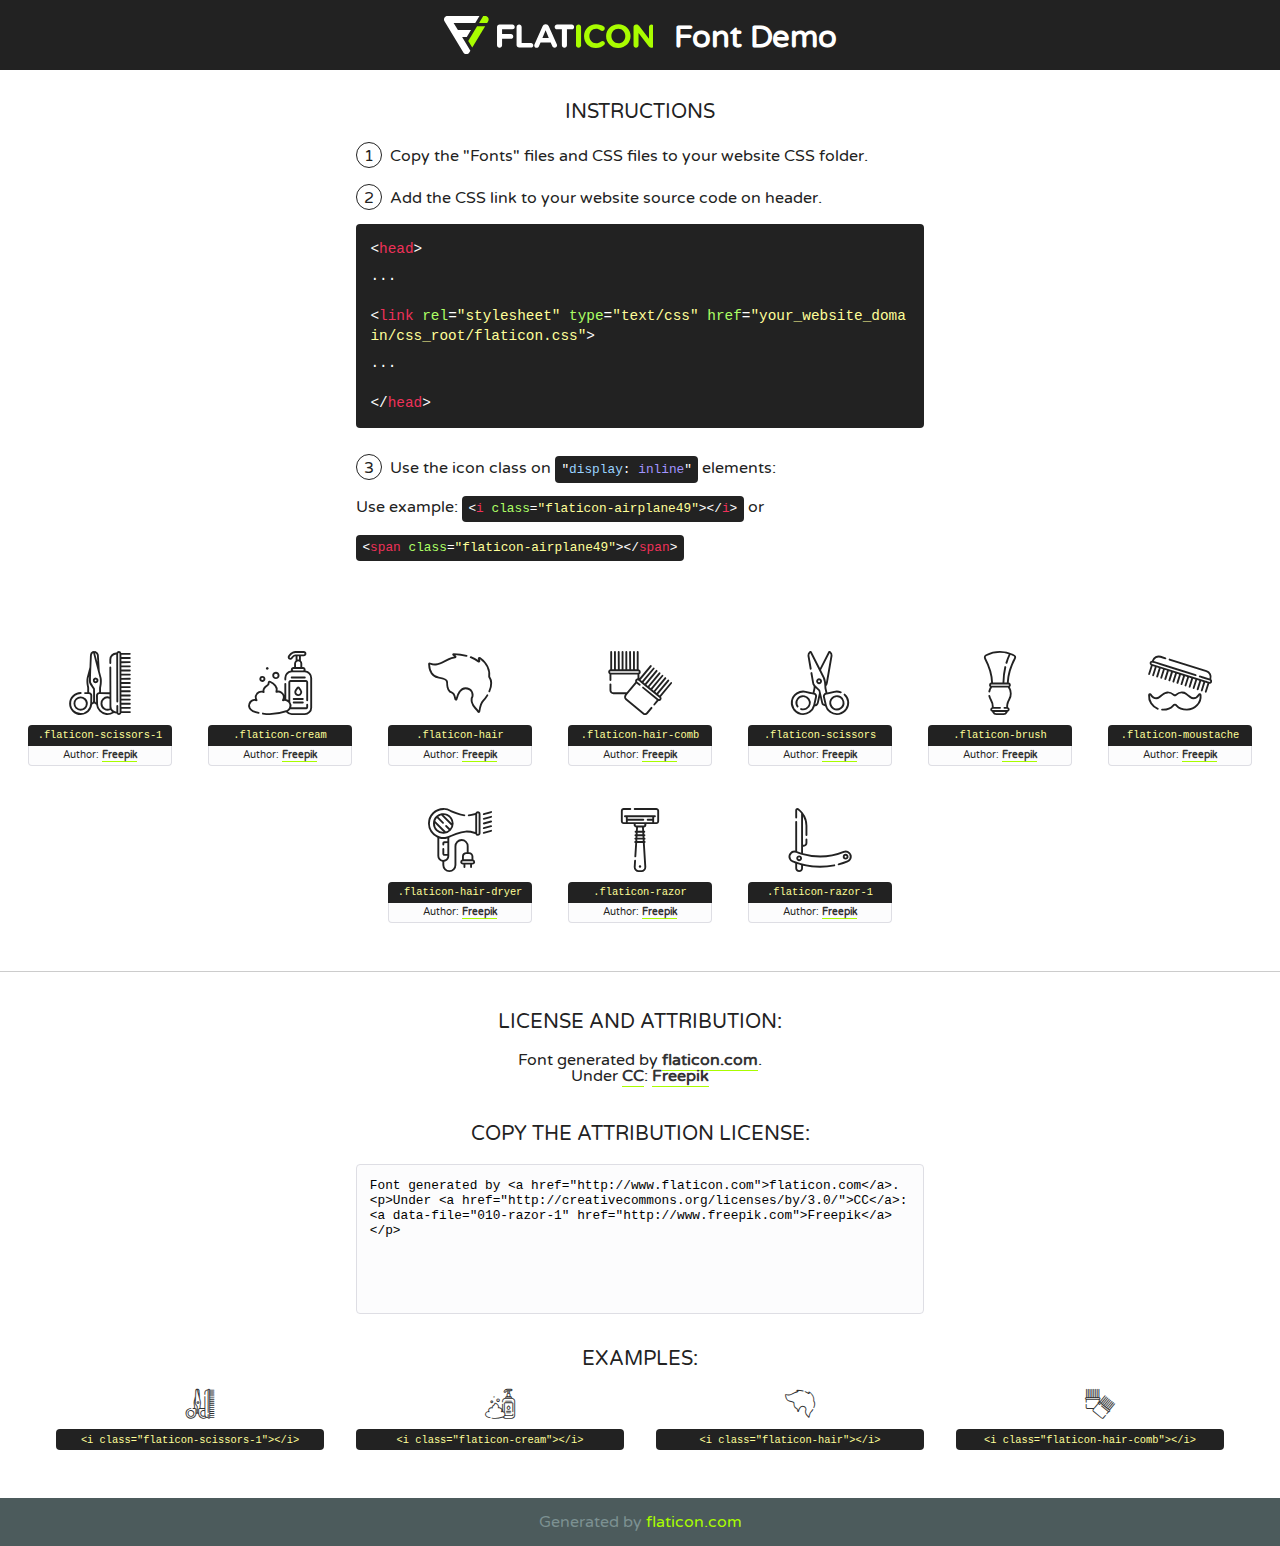
<file: nura/fonts/flaticon/font/flaticon.html>
<!DOCTYPE html>
<!--
  Flaticon icon font: Flaticon
  Creation date: 02/04/2018 00:51
-->
<html>
<!DOCTYPE html>
<html>

<head>
    <title>Flaticon WebFont</title>
    <link href="http://fonts.googleapis.com/css?family=Varela+Round" rel="stylesheet" type="text/css" />
    <link rel="stylesheet" type="text/css" href="flaticon.css">
    <meta charset="UTF-8">
    <style>
    html, body, div, span, applet, object, iframe,
    h1, h2, h3, h4, h5, h6, p, blockquote, pre,
    a, abbr, acronym, address, big, cite, code,
    del, dfn, em, img, ins, kbd, q, s, samp,
    small, strike, strong, sub, sup, tt, var,
    b, u, i, center,
    dl, dt, dd, ol, ul, li,
    fieldset, form, label, legend,
    table, caption, tbody, tfoot, thead, tr, th, td,
    article, aside, canvas, details, embed, 
    figure, figcaption, footer, header, hgroup, 
    menu, nav, output, ruby, section, summary,
    time, mark, audio, video {
        margin: 0;
        padding: 0;
        border: 0;
        font-size: 100%;
        font: inherit;
        vertical-align: baseline;
    }
    /* HTML5 display-role reset for older browsers */
    article, aside, details, figcaption, figure, 
    footer, header, hgroup, menu, nav, section {
        display: block;
    }
    body {
        line-height: 1;
    }
    ol, ul {
        list-style: none;
    }
    blockquote, q {
        quotes: none;
    }
    blockquote:before, blockquote:after,
    q:before, q:after {
        content: '';
        content: none;
    }
    table {
        border-collapse: collapse;
        border-spacing: 0;
    }
    body {
        font-family: 'Varela Round', Helvetica, Arial, sans-serif;
        font-size: 16px;
        color: #222;
    }
    a {
        color: #333;
        border-bottom: 1px solid #a9fd00;
        font-weight: bold;
        text-decoration: none;
    }
    * {
        -moz-box-sizing: border-box;
        -webkit-box-sizing: border-box;
        box-sizing: border-box;
        margin: 0;
        padding: 0;
    }
    [class^="flaticon-"]:before, [class*=" flaticon-"]:before, [class^="flaticon-"]:after, [class*=" flaticon-"]:after {
        font-family: Flaticon;
        font-size: 30px;
        font-style: normal;
        margin-left: 20px;
        color: #333;
    }
    .wrapper {
        max-width: 600px;
        margin: auto;
        padding: 0 1em;
    }
    .title {
        font-size: 1.25em;
        text-align: center;
        margin-bottom: 1em;
        text-transform: uppercase;
    }
    header {
        text-align: center;
        background-color: #222;
        color: #fff;
        padding: 1em;
    }
    header .logo {
        width: 210px;
        height: 38px;
        display: inline-block;
        vertical-align: middle;
        margin-right: 1em;
        border: none;
    }
    header strong {
        font-size: 1.95em;
        font-weight: bold;
        vertical-align: middle;
        margin-top: 5px;
        display: inline-block;
    }
    .demo {
        margin: 2em auto;
        line-height: 1.25em;
    }
    .demo ul li {
        margin-bottom: 1em;
    }
    .demo ul li .num {
        color: #222;
        border-radius: 20px;
        display: inline-block;
        width: 26px;
        padding: 3px;
        height: 26px;
        text-align: center;
        margin-right: 0.5em;
        border: 1px solid #222;
    }
    .demo ul li code {
        background-color: #222;
        border-radius: 4px;
        padding: 0.25em 0.5em;
        display: inline-block;
        color: #fff;
        font-family: Consolas,Monaco,Lucida Console,Liberation Mono,DejaVu Sans Mono,Bitstream Vera Sans Mono,Courier New, monospace;
        font-weight: lighter;
        margin-top: 1em;
        font-size: 0.8em;
        word-break: break-all;
    }
    .demo ul li code.big {
        padding: 1em;
        font-size: 0.9em;
    }
    .demo ul li code .red {
        color: #EF3159;
    }
    .demo ul li code .green {
        color: #ACFF65;
    }
    .demo ul li code .yellow {
        color: #FFFF99;
    }
    .demo ul li code .blue {
        color: #99D3FF;
    }
    .demo ul li code .purple {
        color: #A295FF;
    }
    .demo ul li code .dots {
        margin-top: 0.5em;
        display: block;
    }
    #glyphs {
        border-bottom: 1px solid #ccc;
        padding: 2em 0;
        text-align: center;
    }
    .glyph {
        display: inline-block;
        width: 9em;
        margin: 1em;
        text-align: center;
        vertical-align: top;
        background: #FFF;
    }
    .glyph .glyph-icon {
        padding: 10px;
        display: block;
        font-family:"Flaticon";
        font-size: 64px;
        line-height: 1;
    }
    .glyph .glyph-icon:before {
        font-size: 64px;
        color: #222;
        margin-left: 0;
    }
    .class-name {
        font-size: 0.65em;
        background-color: #222;
        color: #fff;
        border-radius: 4px 4px 0 0;
        padding: 0.5em;
        color: #FFFF99;
        font-family: Consolas,Monaco,Lucida Console,Liberation Mono,DejaVu Sans Mono,Bitstream Vera Sans Mono,Courier New, monospace;
    }
    .author-name {
        font-size: 0.6em;
        background-color: #fcfcfd;
        border: 1px solid #DEDEE4;
        border-top: 0;
        border-radius: 0 0 4px 4px;
        padding: 0.5em;
    }
    .class-name:last-child {
        font-size: 10px;
        color:#888;
    }
    .class-name:last-child a {
        font-size: 10px;
        color:#555;
    }
    .class-name:last-child a:hover {
        color:#a9fd00;
    }
    .glyph > input {
        display: block;
        width: 100px;
        margin: 5px auto;
        text-align: center;
        font-size: 12px;
        cursor: text;
    }
    .glyph > input.icon-input {
        font-family:"Flaticon";
        font-size: 16px;
        margin-bottom: 10px;
    }
    .attribution .title {
        margin-top: 2em;
    }
    .attribution textarea {
        background-color: #fcfcfd;
        padding: 1em;
        border: none;
        box-shadow: none;
        border: 1px solid #DEDEE4;
        border-radius: 4px;
        resize: none;
        width: 100%;
        height: 150px;
        font-size: 0.8em;
        font-family: Consolas,Monaco,Lucida Console,Liberation Mono,DejaVu Sans Mono,Bitstream Vera Sans Mono,Courier New, monospace;
        -webkit-appearance: none;
    }
    .iconsuse {
        margin: 2em auto;
        text-align: center;
        max-width: 1200px;
    }
    .iconsuse:after {
        content: '';
        display: table;
        clear: both;
    }
    .iconsuse .image {
        float: left;
        width: 25%;
        padding: 0 1em;
    }
    .iconsuse .image p {
        margin-bottom: 1em;
    }
    .iconsuse .image span {
        display: block;
        font-size: 0.65em;
        background-color: #222;
        color: #fff;
        border-radius: 4px;
        padding: 0.5em;
        color: #FFFF99;
        margin-top: 1em;
        font-family: Consolas,Monaco,Lucida Console,Liberation Mono,DejaVu Sans Mono,Bitstream Vera Sans Mono,Courier New, monospace;
    }
    #footer {
        text-align: center;
        background-color: #4C5B5C;
        color: #7c9192;
        padding: 1em;
    }
    #footer a {
        border: none;
        color: #a9fd00;
        font-weight: normal;
    }
    @media (max-width: 960px) {
        .iconsuse .image {
            width: 50%;
        }
    }
    @media (max-width: 560px) {
        .iconsuse .image {
            width: 100%;
        }
    }
    </style>
</head>

<body class="characters-off">

    <header>
        <a href="http://www.flaticon.com" target="_blank" class="logo">
            <svg version="1.1" xmlns="http://www.w3.org/2000/svg" xmlns:xlink="http://www.w3.org/1999/xlink" xmlns:a="http://ns.adobe.com/AdobeSVGViewerExtensions/3.0/" viewBox="0 0 560.875 102.036" enable-background="new 0 0 560.875 102.036" xml:space="preserve">
                <defs>
                </defs>
                <g>
                    <g class="letters">
                        <path fill="#ffffff" d="M141.596,29.675c0-3.777,2.985-6.767,6.764-6.767h34.438c3.426,0,6.15,2.728,6.15,6.15
                        c0,3.43-2.724,6.149-6.15,6.149h-27.674v13.091h23.719c3.429,0,6.151,2.724,6.151,6.15c0,3.43-2.723,6.149-6.151,6.149h-23.719
                        v17.574c0,3.773-2.986,6.761-6.764,6.761c-3.779,0-6.764-2.989-6.764-6.761V29.675z"></path>
                        <path fill="#ffffff" d="M193.844,29.149c0-3.781,2.985-6.767,6.764-6.767c3.776,0,6.763,2.985,6.763,6.767v42.957h25.039
                        c3.426,0,6.149,2.726,6.149,6.153c0,3.425-2.723,6.15-6.149,6.15h-31.802c-3.779,0-6.764-2.986-6.764-6.768V29.149z"></path>
                        <path fill="#ffffff" d="M241.891,75.71l21.438-48.407c1.492-3.341,4.215-5.357,7.906-5.357h0.792
                        c3.686,0,6.323,2.017,7.815,5.357l21.439,48.407c0.436,0.967,0.701,1.845,0.701,2.723c0,3.602-2.809,6.501-6.414,6.501
                        c-3.161,0-5.269-1.845-6.499-4.655l-4.132-9.661h-27.059l-4.301,10.102c-1.144,2.631-3.426,4.214-6.237,4.214
                        c-3.517,0-6.24-2.81-6.24-6.325C241.1,77.64,241.451,76.677,241.891,75.71z M279.932,58.666l-8.521-20.297l-8.526,20.297H279.932
                        z"></path>
                        <path fill="#ffffff" d="M314.864,35.387H301.86c-3.429,0-6.239-2.813-6.239-6.238c0-3.429,2.811-6.24,6.239-6.24h39.533
                        c3.426,0,6.237,2.811,6.237,6.24c0,3.425-2.811,6.238-6.237,6.238h-13.001v42.785c0,3.773-2.99,6.761-6.764,6.761
                        c-3.779,0-6.764-2.989-6.764-6.761V35.387z"></path>
                        <path fill="#A9FD00" d="M352.615,29.149c0-3.781,2.985-6.767,6.767-6.767c3.774,0,6.761,2.985,6.761,6.767v49.024
                        c0,3.773-2.987,6.761-6.761,6.761c-3.781,0-6.767-2.989-6.767-6.761V29.149z"></path>
                        <path fill="#A9FD00" d="M374.132,53.836v-0.179c0-17.481,13.178-31.801,32.065-31.801c9.22,0,15.459,2.458,20.557,6.238
                        c1.402,1.054,2.637,2.985,2.637,5.357c0,3.692-2.985,6.59-6.681,6.59c-1.845,0-3.071-0.702-4.044-1.319
                        c-3.776-2.813-7.729-4.393-12.562-4.393c-10.364,0-17.831,8.611-17.831,19.154v0.173c0,10.542,7.291,19.329,17.831,19.329
                        c5.715,0,9.492-1.756,13.359-4.834c1.049-0.874,2.458-1.491,4.039-1.491c3.429,0,6.325,2.813,6.325,6.236
                        c0,2.106-1.056,3.78-2.282,4.834c-5.539,4.834-12.036,7.733-21.878,7.733C387.572,85.464,374.132,71.493,374.132,53.836z"></path>
                        <path fill="#A9FD00" d="M433.009,53.836v-0.179c0-17.481,13.79-31.801,32.766-31.801c18.981,0,32.592,14.143,32.592,31.628v0.173
                        c0,17.483-13.785,31.807-32.769,31.807C446.625,85.464,433.009,71.32,433.009,53.836z M484.224,53.836v-0.179
                        c0-10.539-7.725-19.326-18.626-19.326c-10.893,0-18.449,8.611-18.449,19.154v0.173c0,10.542,7.73,19.329,18.626,19.329
                        C476.676,72.986,484.224,64.378,484.224,53.836z"></path>
                        <path fill="#A9FD00" d="M506.233,29.321c0-3.774,2.99-6.763,6.767-6.763h1.401c3.252,0,5.183,1.583,7.029,3.953l26.093,34.265
                        V29.059c0-3.692,2.99-6.677,6.681-6.677c3.683,0,6.671,2.985,6.671,6.677v48.934c0,3.78-2.987,6.765-6.764,6.765h-0.436
                        c-3.257,0-5.188-1.581-7.034-3.953l-27.056-35.492v32.944c0,3.687-2.985,6.676-6.678,6.676c-3.683,0-6.673-2.989-6.673-6.676
                        V29.321z"></path>
                    </g>
                    <g class="insignia">
                        <path fill="#ffffff" d="M48.372,56.137h12.517l11.156-18.537H37.186L25.688,18.539h57.825L94.668,0H9.271
                        C5.925,0,2.842,1.801,1.198,4.716c-1.644,2.907-1.593,6.482,0.134,9.343l50.38,83.501c1.678,2.781,4.689,4.476,7.938,4.476
                        c3.246,0,6.257-1.695,7.935-4.476l2.898-4.804L48.372,56.137z"></path>
                        <g class="i">
                            <path fill="#A9FD00" d="M93.575,18.539h0.031v0.004l21.652,0.004l2.705-4.488c1.727-2.861,1.778-6.436,0.133-9.343
                            C116.454,1.801,113.371,0,110.026,0h-5.294L93.575,18.539z"></path>
                            <polygon fill="#A9FD00" points="88.291,27.356 64.725,66.486 75.519,84.404 109.942,27.356"></polygon>
                        </g>
                    </g>
                </g>
            </svg>
        </a>
        <strong>Font Demo</strong>
    </header>


    <section class="demo wrapper">

        <p class="title">Instructions</p>

        <ul>
            <li>
                <span class="num">1</span>Copy the "Fonts" files and CSS files to your website CSS folder.
            </li>
            <li>
                <span class="num">2</span>Add the CSS link to your website source code on header.
                <code class="big">
                    &lt;<span class="red">head</span>&gt;
                    <br/><span class="dots">...</span>
                    <br/>&lt;<span class="red">link</span> <span class="green">rel</span>=<span class="yellow">"stylesheet"</span> <span class="green">type</span>=<span class="yellow">"text/css"</span> <span class="green">href</span>=<span class="yellow">"your_website_domain/css_root/flaticon.css"</span>&gt;
                    <br/><span class="dots">...</span>
                    <br/>&lt;/<span class="red">head</span>&gt;
                </code>
            </li>

            <li>
                <p>
                    <span class="num">3</span>Use the icon class on <code>"<span class="blue">display</span>:<span class="purple"> inline</span>"</code> elements:
                    <br />
                    Use example: <code>&lt;<span class="red">i</span> <span class="green">class</span>=<span class="yellow">&quot;flaticon-airplane49&quot;</span>&gt;&lt;/<span class="red">i</span>&gt;</code> or <code>&lt;<span class="red">span</span> <span class="green">class</span>=<span class="yellow">&quot;flaticon-airplane49&quot;</span>&gt;&lt;/<span class="red">span</span>&gt;</code>
            </li>
        </ul>

    </section>




   <section id="glyphs">          
    
      
        <div class="glyph"><div class="glyph-icon flaticon-scissors-1"></div>
            <div class="class-name">.flaticon-scissors-1</div>
            <div class="author-name">Author: <a data-file="001-scissors-1" href="http://www.freepik.com">Freepik</a> </div> 
        </div>        
        
        <div class="glyph"><div class="glyph-icon flaticon-cream"></div>
            <div class="class-name">.flaticon-cream</div>
            <div class="author-name">Author: <a data-file="002-cream" href="http://www.freepik.com">Freepik</a> </div> 
        </div>        
        
        <div class="glyph"><div class="glyph-icon flaticon-hair"></div>
            <div class="class-name">.flaticon-hair</div>
            <div class="author-name">Author: <a data-file="003-hair" href="http://www.freepik.com">Freepik</a> </div> 
        </div>        
        
        <div class="glyph"><div class="glyph-icon flaticon-hair-comb"></div>
            <div class="class-name">.flaticon-hair-comb</div>
            <div class="author-name">Author: <a data-file="004-hair-comb" href="http://www.freepik.com">Freepik</a> </div> 
        </div>        
        
        <div class="glyph"><div class="glyph-icon flaticon-scissors"></div>
            <div class="class-name">.flaticon-scissors</div>
            <div class="author-name">Author: <a data-file="005-scissors" href="http://www.freepik.com">Freepik</a> </div> 
        </div>        
        
        <div class="glyph"><div class="glyph-icon flaticon-brush"></div>
            <div class="class-name">.flaticon-brush</div>
            <div class="author-name">Author: <a data-file="006-brush" href="http://www.freepik.com">Freepik</a> </div> 
        </div>        
        
        <div class="glyph"><div class="glyph-icon flaticon-moustache"></div>
            <div class="class-name">.flaticon-moustache</div>
            <div class="author-name">Author: <a data-file="007-moustache" href="http://www.freepik.com">Freepik</a> </div> 
        </div>        
        
        <div class="glyph"><div class="glyph-icon flaticon-hair-dryer"></div>
            <div class="class-name">.flaticon-hair-dryer</div>
            <div class="author-name">Author: <a data-file="008-hair-dryer" href="http://www.freepik.com">Freepik</a> </div> 
        </div>        
        
        <div class="glyph"><div class="glyph-icon flaticon-razor"></div>
            <div class="class-name">.flaticon-razor</div>
            <div class="author-name">Author: <a data-file="009-razor" href="http://www.freepik.com">Freepik</a> </div> 
        </div>        
        
        <div class="glyph"><div class="glyph-icon flaticon-razor-1"></div>
            <div class="class-name">.flaticon-razor-1</div>
            <div class="author-name">Author: <a data-file="010-razor-1" href="http://www.freepik.com">Freepik</a> </div> 
        </div>        
        

    </section>



    <section class="attribution wrapper"   style="text-align:center;">

      <div class="title">License and attribution:</div><div class="attrDiv">Font generated by <a href="http://www.flaticon.com">flaticon.com</a>. <div><p>Under <a href="http://creativecommons.org/licenses/by/3.0/">CC</a>: <a data-file="010-razor-1" href="http://www.freepik.com">Freepik</a></p>  </div>
      </div>
      <div class="title">Copy the Attribution License:</div>

    <textarea onclick="this.focus();this.select();">Font generated by &lt;a href=&quot;http://www.flaticon.com&quot;&gt;flaticon.com&lt;/a&gt;. <p>Under <a href="http://creativecommons.org/licenses/by/3.0/">CC</a>: <a data-file="010-razor-1" href="http://www.freepik.com">Freepik</a></p>  
     </textarea>

    </section>

    <section class="iconsuse">

          <div class="title">Examples:</div>            
             
            <div class="image">
                <p>
                    <i class="glyph-icon flaticon-scissors-1"></i> 
                    <span>&lt;i class=&quot;flaticon-scissors-1&quot;&gt;&lt;/i&gt;</span>
                </p>
            </div>
            
            <div class="image">
                <p>
                    <i class="glyph-icon flaticon-cream"></i> 
                    <span>&lt;i class=&quot;flaticon-cream&quot;&gt;&lt;/i&gt;</span>
                </p>
            </div>
            
            <div class="image">
                <p>
                    <i class="glyph-icon flaticon-hair"></i> 
                    <span>&lt;i class=&quot;flaticon-hair&quot;&gt;&lt;/i&gt;</span>
                </p>
            </div>
            
            <div class="image">
                <p>
                    <i class="glyph-icon flaticon-hair-comb"></i> 
                    <span>&lt;i class=&quot;flaticon-hair-comb&quot;&gt;&lt;/i&gt;</span>
                </p>
            </div>
                       
        </div>
                            
    </section>

<div id="footer">
    <div>Generated by <a href="http://www.flaticon.com">flaticon.com</a>
    </div>
</div>



</body>
</html>
</file>
<file: ness/css/style.css>
body,
html {
  font-family: "Raleway", sans-serif;
  text-rendering: optimizeLegibility !important;
  -webkit-font-smoothing: antialiased !important;
  color: #777;
  font-weight: 300;
  width: 100% !important;
  height: 100% !important;
}
h2 {
  margin: 0 0 20px 0;
  font-weight: 500;
  font-size: 34px;
  color: #333;
  text-transform: uppercase;
}
h3 {
  font-size: 22px;
  font-weight: 500;
  color: #333;
}
h4 {
  font-size: 24px;
  text-transform: uppercase;
  font-weight: 400;
  color: #333;
}
h5 {
  text-transform: uppercase;
  font-weight: 700;
  line-height: 20px;
}
p {
  font-size: 16px;
}
p.intro {
  margin: 12px 0 0;
  line-height: 24px;
}
a {
  color: #57585a;
}
a:hover,
a:focus {
  text-decoration: none;
  color: #222;
}
ul,
ol {
  list-style: none;
}
.clearfix:after {
  visibility: hidden;
  display: block;
  font-size: 0;
  content: " ";
  clear: both;
  height: 0;
}
.clearfix {
  display: inline-block;
}
* html .clearfix {
  height: 1%;
}
.clearfix {
  display: block;
}
ul,
ol {
  padding: 0;
  webkit-padding: 0;
  moz-padding: 0;
}
hr {
  height: 2px;
  width: 70px;
  text-align: center;
  position: relative;
  background: #57585a;
  margin: 0;
  margin-bottom: 40px;
  border: 0;
}
.btn:active,
.btn.active {
  background-image: none;
  outline: 0;
  -webkit-box-shadow: none;
  box-shadow: none;
}
a:focus,
.btn:focus,
.btn:active:focus,
.btn.active:focus,
.btn.focus,
.btn:active.focus,
.btn.active.focus {
  outline: none;
  outline-offset: none;
}
/* Navigation */
#menu {
  padding: 20px;
  transition: all 0.8s;
}
#menu.navbar-default {
  background-color: rgba(248, 248, 248, 0);
  border-color: rgba(231, 231, 231, 0);
}
#menu a.navbar-brand {
  font-family: "Dancing Script", cursive;
  font-size: 36px;
  color: #fff;
  font-weight: 700;
  letter-spacing: 1px;
}
#menu.navbar-default .navbar-nav > li > a {
  text-transform: uppercase;
  color: #ddd;
  font-weight: 500;
  font-size: 15px;
  padding: 5px 0;
  border: 2px solid transparent;
  letter-spacing: 0.5px;
  margin: 10px 15px 0 15px;
}
#menu.navbar-default .navbar-nav > li > a:hover {
  color: #57585a;
}
.on {
  background-color: #262626 !important;
  padding: 0 !important;
  padding: 10px 0 !important;
}
.navbar-default .navbar-nav > .active > a,
.navbar-default .navbar-nav > .active > a:hover,
.navbar-default .navbar-nav > .active > a:focus {
  color: #57585a !important;
  background-color: transparent;
}
.navbar-toggle {
  border-radius: 0;
}
.navbar-default .navbar-toggle:hover,
.navbar-default .navbar-toggle:focus {
  background-color: #57585a;
  border-color: #57585a;
}
.navbar-default .navbar-toggle:hover > .icon-bar {
  background-color: #fff;
}
.section-title {
  margin-bottom: 70px;
}
.section-title .overlay {
  padding: 80px 0;
  background: rgba(0, 0, 0, 0.7);
}
.section-title p {
  font-size: 22px;
  color: rgba(255, 255, 255, 0.8);
}
.section-title hr {
  margin: 0 auto;
  margin-bottom: 40px;
}
.btn-custom {
  text-transform: uppercase;
  color: #fff;
  background-color: #57585a;
  border: 0;
  padding: 14px 20px;
  margin: 0;
  font-size: 16px;
  font-weight: 500;
  letter-spacing: 0.5px;
  border-radius: 0;
  margin-top: 20px;
  transition: all 0.5s;
}
.btn-custom:hover,
.btn-custom:focus,
.btn-custom.focus,
.btn-custom:active,
.btn-custom.active {
  color: #fff;
  background-color: #8f74f0;
}
/* Header Section */
.intro {
  display: table;
  width: 100%;
  padding: 0;
  background: url(../img/intro-bg.jpg) no-repeat center center;
  background-color: #e5e5e5;
  -webkit-background-size: cover;
  -moz-background-size: cover;
  background-size: cover;
  -o-background-size: cover;
}
.intro .overlay {
  background: rgba(0, 0, 0, 0.4);
}
.intro h1 {
  font-family: "Dancing Script", cursive;
  color: #fff;
  font-size: 10em;
  font-weight: 700;
  margin-top: 0;
  margin-bottom: 10px;
}
.intro span {
  color: #a7c44c;
  font-weight: 600;
}
.intro p {
  color: #fff;
  font-size: 32px;
  font-weight: 300;
  margin-top: 10px;
  margin-bottom: 40px;
}
header .intro-text {
  padding-top: 250px;
  padding-bottom: 200px;
  text-align: center;
}
/* About Section */
#about {
  padding: 120px 0;
}
#about h3 {
  font-size: 20px;
}
#about .about-text {
  margin-left: 10px;
}
#about .about-img {
  display: inline-block;
  position: relative;
}
#about .about-img:before {
  display: block;
  content: "";
  position: absolute;
  top: 8px;
  right: 8px;
  bottom: 8px;
  left: 8px;
  border: 1px solid rgba(255, 255, 255, 0.5);
}
#about p {
  line-height: 24px;
  margin: 15px 0 30px;
}
/* Menu Section */
#restaurant-menu {
  padding: 0 0 60px 0;
}
#restaurant-menu .section-title {
  background: #444 url(../img/menu-bg.jpg) center center no-repeat fixed;
  background-size: cover;
}
#restaurant-menu .section-title h2 {
  color: #fff;
}
#restaurant-menu img {
  width: 300px;
  box-shadow: 15px 0 #a7c44c;
}
#restaurant-menu h3 {
  padding: 10px 0;
  text-transform: uppercase;
}
#restaurant-menu .menu-section hr {
  margin: 0 auto;
}
#restaurant-menu .menu-section {
  margin: 0 20px 80px;
}
#restaurant-menu .menu-section-title {
  font-size: 26px;
  display: block;
  font-weight: 500;
  color: #444;
  margin: 20px 0;
  text-align: center;
}
#restaurant-menu .menu-item {
  margin: 35px 0;
  font-size: 18px;
}
#restaurant-menu .menu-item-name {
  font-weight: 600;
  font-size: 17px;
  color: #555;
  border-bottom: 2px dotted rgb(213, 213, 213);
}
#restaurant-menu .menu-item-description {
  font-style: italic;
  font-size: 15px;
}
#restaurant-menu .menu-item-price {
  float: right;
  font-weight: 600;
  color: #555;
  margin-top: -26px;
}
/* Portfolio Section */
#portfolio {
  padding: 0 0 120px 0;
}
#portfolio .section-title {
  background: #444 url(../img/gallery-bg.jpg) center center no-repeat fixed;
  background-size: cover;
  margin-bottom: 50px;
}
#portfolio .section-title h2 {
  color: #fff;
}
.categories {
  padding-bottom: 30px;
  text-align: center;
}
ul.cat li {
  display: inline-block;
}
ol.type li {
  display: inline-block;
  margin: 0 10px;
  padding: 20px 0;
}
ol.type li a {
  color: #999;
  font-weight: 500;
  font-size: 14px;
  padding: 12px 24px;
  background: #eee;
  border: 0;
  border-radius: 0;
  text-transform: uppercase;
  letter-spacing: 0.5px;
}
ol.type li a.active {
  color: #fff;
  background-color: #57585a;
}
ol.type li a:hover {
  color: #fff;
  background-color: #57585a;
}
.isotope-item {
  z-index: 2;
}
.isotope-hidden.isotope-item {
  z-index: 1;
}
.isotope,
.isotope .isotope-item {
  /* change duration value to whatever you like */
  -webkit-transition-duration: 0.8s;
  -moz-transition-duration: 0.8s;
  transition-duration: 0.8s;
}
.isotope-item {
  margin-right: -1px;
  -webkit-backface-visibility: hidden;
  backface-visibility: hidden;
}
.isotope {
  -webkit-backface-visibility: hidden;
  backface-visibility: hidden;
  -webkit-transition-property: height, width;
  -moz-transition-property: height, width;
  transition-property: height, width;
}
.isotope .isotope-item {
  -webkit-backface-visibility: hidden;
  backface-visibility: hidden;
  -webkit-transition-property: -webkit-transform, opacity;
  -moz-transition-property: -moz-transform, opacity;
  transition-property: transform, opacity;
}
.portfolio-item {
  margin: 15px 0;
}
.portfolio-item .hover-bg {
  overflow: hidden;
  position: relative;
}
.portfolio-item .hover-bg:before {
  display: block;
  content: "";
  position: absolute;
  top: 6px;
  right: 6px;
  bottom: 6px;
  left: 6px;
  border: 1px solid rgba(255, 255, 255, 0.6);
}
.hover-bg .hover-text {
  position: absolute;
  text-align: center;
  margin: 0 auto;
  color: #fff;
  background: rgba(0, 0, 0, 0.6);
  padding: 30% 0 0 0;
  height: 100%;
  width: 100%;
  opacity: 0;
  transition: all 0.5s;
}
.hover-bg .hover-text > h4 {
  opacity: 0;
  color: #fff;
  -webkit-transform: translateY(100%);
  transform: translateY(100%);
  transition: all 0.3s;
  font-size: 17px;
  letter-spacing: 0.5px;
  font-weight: 500;
}
.hover-bg:hover .hover-text > h4 {
  opacity: 1;
  -webkit-backface-visibility: hidden;
  -webkit-transform: translateY(0);
  transform: translateY(0);
}
.hover-bg:hover .hover-text {
  opacity: 1;
}
/* Team Section */
#team {
  color: #fff;
  background: #444 url(../img/team-bg.jpg) center top no-repeat fixed;
  background-size: cover;
}
#team .overlay {
  padding: 120px 0 80px 0;
  background: rgba(0, 0, 0, 0.6);
}
#team h2,
#team p {
  color: #fff;
}
#team hr {
  background: #fff;
}
#team h3 {
  color: #fff;
  font-weight: 400;
  font-size: 20px;
  margin: 5px 0;
}
#team img {
  width: 280px;
}
#team .thumbnail {
  background: transparent;
  border: 0;
}
#team .thumbnail .team-img {
  display: inline-block;
  position: relative;
}
#team .thumbnail .team-img:before {
  display: block;
  content: "";
  position: absolute;
  top: 8px;
  right: 8px;
  bottom: 8px;
  left: 8px;
  border: 1px solid rgba(255, 255, 255, 0.2);
}
#team .thumbnail .caption {
  padding-top: 10px;
}
#team .thumbnail .caption p {
  color: rgba(255, 255, 255, 0.7);
  padding: 0 10px;
  font-size: 15px;
}
/* Call Reservation Section */
#call-reservation {
  padding: 90px 0;
  color: #fff;
  /* Permalink - use to edit and share this gradient: http://colorzilla.com/gradient-editor/#57585a+50,779936+100 */
  background: rgb(87, 88, 90); /* Old browsers */
  background: -moz-linear-gradient(
    top,
    rgba(87, 88, 90, 1) 50%,
    rgba(87, 88, 90, 1) 100%
  ); /* FF3.6-15 */
  background: -webkit-linear-gradient(
    top,
    rgba(87, 88, 90, 1) 50%,
    rgba(87, 88, 90, 1) 100%
  ); /* Chrome10-25,Safari5.1-6 */
  background: linear-gradient(
    to bottom,
    rgba(87, 88, 90, 1) 50%,
    rgba(87, 88, 90, 1) 100%
  ); /* W3C, IE10+, FF16+, Chrome26+, Opera12+, Safari7+ */
  filter: progid:DXImageTransform.Microsoft.gradient( startColorstr='#57585a', endColorstr='#779936', GradientType=0 ); /* IE6-9 */
}
#call-reservation .overlay {
  padding: 80px 0;
  background: #57585a;
}
#call-reservation h2 {
  font-family: "Open Sans", sans-serif;
  color: #fff;
  font-weight: 400;
  margin: 0;
}
#call-reservation hr {
  background: #fff;
}
#call-reservation h3 {
  color: #fff;
  font-weight: 500;
  font-size: 20px;
  margin: 5px 0;
}
/* Contact Section */
#contact {
  padding: 100px 0 60px 0;
  background: #f6f6f6;
}
#contact .section-title p {
  color: #777;
}
#contact form {
  padding: 0;
}
#contact h3 {
  text-transform: uppercase;
  font-size: 20px;
  font-weight: 400;
  color: #555;
}
#contact .text-danger {
  color: #cc0033;
  text-align: left;
}
label {
  font-size: 12px;
  font-weight: 400;
  font-family: "Open Sans", sans-serif;
  float: left;
}
#contact .form-control {
  display: block;
  width: 100%;
  padding: 6px 12px;
  font-size: 16px;
  line-height: 1.42857143;
  color: #444;
  background-color: #fff;
  background-image: none;
  border: 1px solid #ddd;
  border-radius: 0;
  -webkit-box-shadow: none;
  box-shadow: none;
  -webkit-transition: none;
  -o-transition: none;
  transition: none;
}
#contact .form-control:focus {
  border-color: #999;
  outline: 0;
  -webkit-box-shadow: transparent;
  box-shadow: transparent;
}
.form-control::-webkit-input-placeholder {
  color: #777;
}
.form-control:-moz-placeholder {
  color: #777;
}
.form-control::-moz-placeholder {
  color: #777;
}
.form-control:-ms-input-placeholder {
  color: #777;
}
#contact .contact-item {
  margin: 20px 0 40px 0;
}
#contact .contact-item span {
  font-weight: 400;
  color: #aaa;
  text-transform: uppercase;
  margin-bottom: 6px;
  display: inline-block;
}
#contact .contact-item p {
  font-size: 16px;
}
/* Footer Section*/
#footer {
  background: #262626;
  padding: 50px 0 0 0;
}
#footer h3 {
  color: #57585a;
  font-weight: 400;
  font-size: 18px;
  text-transform: uppercase;
  margin-bottom: 20px;
}
#footer .copyrights {
  padding: 20px 0;
  margin-top: 50px;
  /* Permalink - use to edit and share this gradient: http://colorzilla.com/gradient-editor/#779936+0,57585a+50 */
  background: rgb(87, 88, 90); /* Old browsers */
  background: -moz-linear-gradient(
    top,
    rgba(87, 88, 90, 1) 0%,
    rgba(87, 88, 90, 1) 50%
  ); /* FF3.6-15 */
  background: -webkit-linear-gradient(
    top,
    rgba(87, 88, 90, 1) 0%,
    rgba(87, 88, 90, 1) 50%
  ); /* Chrome10-25,Safari5.1-6 */
  background: linear-gradient(
    to bottom,
    rgba(87, 88, 90, 1) 0%,
    rgba(87, 88, 90, 1) 50%
  ); /* W3C, IE10+, FF16+, Chrome26+, Opera12+, Safari7+ */
  filter: progid:DXImageTransform.Microsoft.gradient( startColorstr='#779936', endColorstr='#57585a', GradientType=0 ); /* IE6-9 */
}
#footer .social {
  margin: 20px 0 30px 0;
}
#footer .social ul li {
  display: inline-block;
  margin: 0 20px;
}
#footer .social i.fa {
  font-size: 26px;
  padding: 4px;
  color: #fff;
  transition: all 0.3s;
}
#footer .social i.fa:hover {
  color: #eee;
}
#footer p {
  font-size: 15px;
  color: rgba(255, 255, 255, 0.8);
}
#footer a {
  color: #f6f6f6;
}
#footer a:hover {
  color: #333;
}
</file>
<file: nura/fonts/flaticon/font/flaticon.css>
/*
  	Flaticon icon font: Flaticon
  	Creation date: 02/04/2018 00:51
  	*/

@font-face {
  font-family: "Flaticon";
  src: url("./Flaticon.eot");
  src: url("./Flaticon.eot?#iefix") format("embedded-opentype"),
       url("./Flaticon.woff") format("woff"),
       url("./Flaticon.ttf") format("truetype"),
       url("./Flaticon.svg#Flaticon") format("svg");
  font-weight: normal;
  font-style: normal;
}

@media screen and (-webkit-min-device-pixel-ratio:0) {
  @font-face {
    font-family: "Flaticon";
    src: url("./Flaticon.svg#Flaticon") format("svg");
  }
}

[class^="flaticon-"]:before, [class*=" flaticon-"]:before,
[class^="flaticon-"]:after, [class*=" flaticon-"]:after {   
  font-family: Flaticon;
        font-size: 20px;
font-style: normal;
margin-left: 20px;
}

.flaticon-scissors-1:before { content: "\f100"; }
.flaticon-cream:before { content: "\f101"; }
.flaticon-hair:before { content: "\f102"; }
.flaticon-hair-comb:before { content: "\f103"; }
.flaticon-scissors:before { content: "\f104"; }
.flaticon-brush:before { content: "\f105"; }
.flaticon-moustache:before { content: "\f106"; }
.flaticon-hair-dryer:before { content: "\f107"; }
.flaticon-razor:before { content: "\f108"; }
.flaticon-razor-1:before { content: "\f109"; }
</file>
<file: nura/css/style.css>
body {
  background: #fff;
  font-family: "Roboto", arial, sans-serif;
  font-weight: 400;
  font-size: 16px;
  line-height: 1.8;
  color: #999999;
}

a {
  -webkit-transition: 0.3s all ease;
  -o-transition: 0.3s all ease;
  transition: 0.3s all ease;
  text-decoration: none;
}

a:hover {
  text-decoration: none;
}

h1,
h2,
h3,
h4,
h5 {
  color: #000;
  font-family: "Roboto", arial, sans-serif;
}

header {
  position: absolute;
  top: 0;
  left: 0;
  width: 100%;
  z-index: 5;
}

header .navbar-brand {
  text-transform: uppercase;
  letter-spacing: 0.2em;
  font-weight: 400;
  color: #fff !important;
}

header .navbar {
  padding-top: 0;
  padding-bottom: 0;
  background: transparent !important;
}

@media (max-width: 991.98px) {
  header .navbar {
    background: rgba(0, 0, 0, 0.4) !important;
    padding-top: 0.5rem;
    padding-bottom: 0.5rem;
  }
}

header .navbar .nav-link {
  padding: 1.7rem 1rem;
  outline: none !important;
  transition: all 0.8s;
}

@media (max-width: 991.98px) {
  header .navbar .nav-link {
    padding: 0.5rem 0.5rem;
  }
}

header .navbar .nav-link:hover {
  color: #fff !important;
}

header .navbar .nav-link.active {
  color: #fff !important;
}

header .navbar .dropdown.show > a {
  color: #fff !important;
}

header .navbar .dropdown-menu {
  font-size: 14px;
  border-radius: 0px;
  border: none;
  -webkit-box-shadow: 0 2px 30px 0px rgba(0, 0, 0, 0.2);
  box-shadow: 0 2px 30px 0px rgba(0, 0, 0, 0.2);
  min-width: 13em;
  margin-top: -10px;
}

header .navbar .dropdown-menu:before {
  bottom: 100%;
  left: 10%;
  border: solid transparent;
  content: " ";
  height: 0;
  width: 0;
  position: absolute;
  pointer-events: none;
  border-bottom-color: #fff;
  border-width: 10px;
}

@media (max-width: 1199.98px) {
  header .navbar .dropdown-menu:before {
    display: none;
  }
}

header .navbar .dropdown-menu a {
  padding-top: 7px;
  padding-bottom: 7px;
}

header .navbar.navbar-light .nav-link {
  color: #fff;
}

header .navbar.navbar-light .nav-link.active {
  color: #fff;
}

.site-hero {
  background-size: cover;
  background-position: center center;
  min-height: 750px;
  height: 100vh;
}

.site-hero > .container {
  position: relative;
  z-index: 2;
}

.site-hero.overlay {
  position: relative;
}

.site-hero.overlay:before {
  content: "";
  background: rgba(0, 0, 0, 0.5);
  width: 100%;
  z-index: 1;
  position: absolute;
  top: 0;
  left: 0;
  right: 0;
  bottom: 0;
}

.site-hero.overlay h1 {
  font-size: 70px;
}

.site-hero.overlay h1,
.site-hero.overlay p {
  color: #fff;
}

.site-hero .site-hero-inner {
  min-height: 750px;
  height: 100vh;
}

.site-hero-innerpage,
.site-hero-innerpage .site-hero-inner {
  min-height: 550px;
  height: 50vh;
}

.site-section {
  padding: 7em 0;
}

.quick-info {
  position: relative;
  margin-top: -100px;
  z-index: 9;
}

.quick-info .bgcolor {
  background: #000;
  position: relative;
  padding: 50px 0 30px 0;
}

.quick-info .bgcolor:before {
  position: absolute;
  left: -100%;
  top: 0;
  content: "";
  height: 100%;
  width: 120%;
  background: #000;
}

.quick-info .media .icon-wrap {
  line-height: 0;
  top: 0;
}

.quick-info .media .icon-wrap span {
  font-size: 30px;
  color: #fff;
}

.quick-info .media .media-body h5 {
  font-weight: 400;
  font-size: 16px;
  color: #fff;
  margin-bottom: 10px;
  padding: 0;
}

.quick-info .media .media-body p {
  font-size: 15px;
}

.quick-info .media .media-body p:last-child {
  margin-bottom: 0;
}

.img-bg {
  background-size: cover;
}

@media (max-width: 991.98px) {
  .img-md-fluid {
    max-width: 100%;
  }
}

.feature-destination,
.slider-wrap {
  position: relative;
  z-index: 10;
  margin-top: -50px;
  margin-bottom: 50px;
}

.feature-destination .img-bg,
.slider-wrap .img-bg {
  margin-bottom: 30px;
  display: block;
  height: 300px;
  position: relative;
  top: 0;
  -webkit-transition: 0.2s all ease;
  -o-transition: 0.2s all ease;
  transition: 0.2s all ease;
}

.feature-destination .img-bg .custom-icon:before,
.slider-wrap .img-bg .custom-icon:before {
  font-size: 34px;
  color: #fff;
}

.feature-destination .img-bg:before,
.slider-wrap .img-bg:before {
  content: "";
  top: 0;
  left: 0;
  bottom: 0;
  right: 0;
  background: #000;
  opacity: 0.1;
  position: absolute;
  -webkit-transition: 0.3s all ease;
  -o-transition: 0.3s all ease;
  transition: 0.3s all ease;
}

.feature-destination .img-bg .text,
.slider-wrap .img-bg .text {
  position: absolute;
  top: 50%;
  left: 50%;
  text-align: center;
  width: 80%;
  -webkit-transform: translate(-50%, -50%);
  -ms-transform: translate(-50%, -50%);
  transform: translate(-50%, -50%);
}

.feature-destination .img-bg .text .icon,
.slider-wrap .img-bg .text .icon {
  color: #fff;
  font-size: 30px;
  position: relative;
  -webkit-transition: 0.3s all ease;
  -o-transition: 0.3s all ease;
  transition: 0.3s all ease;
  top: 0;
}

.feature-destination .img-bg .text h2,
.slider-wrap .img-bg .text h2 {
  -webkit-transition: 0.3s all ease;
  -o-transition: 0.3s all ease;
  transition: 0.3s all ease;
  margin: 0;
  padding: 0;
  font-size: 18px;
  font-weight: 400;
  color: #fff;
  top: 0px;
  position: relative;
}

.feature-destination .img-bg .text p,
.slider-wrap .img-bg .text p {
  color: #fff;
  opacity: 0;
  top: 10px;
  visibility: hidden;
  font-size: 13px;
  position: relative;
  -webkit-transition: 0.3s all ease;
  -o-transition: 0.3s all ease;
  transition: 0.3s all ease;
}

.feature-destination .img-bg:hover,
.feature-destination .img-bg:focus,
.slider-wrap .img-bg:hover,
.slider-wrap .img-bg:focus {
  top: -10px;
  -webkit-box-shadow: 2px 0 20px 0 rgba(0, 0, 0, 0.4);
  box-shadow: 2px 0 20px 0 rgba(0, 0, 0, 0.4);
}

.feature-destination .img-bg:hover .text .icon,
.feature-destination .img-bg:focus .text .icon,
.slider-wrap .img-bg:hover .text .icon,
.slider-wrap .img-bg:focus .text .icon {
  top: -10px;
}

.feature-destination .img-bg:hover .text h2,
.feature-destination .img-bg:focus .text h2,
.slider-wrap .img-bg:hover .text h2,
.slider-wrap .img-bg:focus .text h2 {
  top: -10px;
}

.feature-destination .img-bg:hover .text p,
.feature-destination .img-bg:focus .text p,
.slider-wrap .img-bg:hover .text p,
.slider-wrap .img-bg:focus .text p {
  top: 0;
  opacity: 0.5;
  visibility: visible;
}

.feature-destination .img-bg:hover:before,
.feature-destination .img-bg:focus:before,
.slider-wrap .img-bg:hover:before,
.slider-wrap .img-bg:focus:before {
  opacity: 0.4;
}

.video-wrap {
  position: relative;
}

.video-wrap .btn-video {
  display: block;
  position: absolute;
  width: 100px;
  height: 100px;
  background: #fff;
  border-radius: 50%;
  top: 50%;
  -webkit-box-shadow: 0 0 50px -10px rgba(0, 0, 0, 0.2);
  box-shadow: 0 0 50px -10px rgba(0, 0, 0, 0.2);
  -webkit-transform: translateY(-50%);
  -ms-transform: translateY(-50%);
  transform: translateY(-50%);
  right: -30px;
}

.video-wrap .btn-video:active,
.video-wrap .btn-video:focus {
  outline: none;
}

@media (max-width: 767.98px) {
  .video-wrap .btn-video {
    -webkit-transform: translate(-50%, -50%);
    -ms-transform: translate(-50%, -50%);
    transform: translate(-50%, -50%);
    right: 0;
    left: 50%;
    top: 100%;
  }
}

.video-wrap .btn-video span {
  position: absolute;
  top: 50%;
  left: 50%;
  -webkit-transform: translate(-50%, -50%);
  -ms-transform: translate(-50%, -50%);
  transform: translate(-50%, -50%);
}

.custom-nav .btn span {
  font-size: 16px;
}

.slider-wrap {
  margin-top: 0;
}

.slider-wrap .img-bg:hover {
  top: 0;
}

.section-cover {
  background-size: cover;
  position: relative;
}

.section-cover.cta h2 {
  font-size: 60px;
}

.section-cover.cta h2 span {
  display: block;
  font-size: 30px;
}

.section-cover,
.section-cover .intro {
  height: 500px;
}

.section-cover p {
  color: #fff;
}

.section-cover h2 {
  color: #fff;
}

.top-destination .place {
  display: block;
  -webkit-transition: 0.3s all ease;
  -o-transition: 0.3s all ease;
  transition: 0.3s all ease;
}

.top-destination .place:hover,
.top-destination .place:focus {
  opacity: 0.7;
}

.top-destination .place img {
  max-width: 100%;
  margin-bottom: 20px;
}

.top-destination .place h2 {
  font-size: 18px;
  line-height: 1.5;
}

.top-destination .place p {
  font-size: 13px;
  color: #ccc;
}

.btn,
.form-control {
  outline: none;
  -webkit-box-shadow: none !important;
  box-shadow: none !important;
  border-radius: 0;
}

.btn:focus,
.btn:active,
.form-control:focus,
.form-control:active {
  outline: none;
}

.form-control {
  -webkit-box-shadow: none !important;
  box-shadow: none !important;
}

textarea.form-control {
  height: inherit;
}

.btn {
  -webkit-transition: 0.3s all ease;
  -o-transition: 0.3s all ease;
  transition: 0.3s all ease;
  padding: 12px 30px;
}

.btn.btn-black {
  background: #000;
  color: #fff;
}

.btn.btn-primary {
  color: #fff;
  border-width: 2px;
}

.btn.btn-primary:hover,
.btn.btn-primary:active,
.btn.btn-primary:focus {
  border-color: #ff8f57;
  background: #ff8f57;
}

.btn.btn-sm {
  font-size: 12px;
}

.btn.btn-outline-primary {
  border-width: 2px;
  color: #ff6d24;
}

.btn.btn-outline-primary:hover,
.btn.btn-outline-primary:focus,
.btn.btn-outline-primary:active {
  color: #fff;
}

.btn.btn-outline-white {
  border-width: 2px;
  border-color: #fff;
  color: #fff;
}

.btn.btn-outline-white:hover,
.btn.btn-outline-white:focus {
  background: #fff;
  color: #000;
  border-width: 2px;
}

.btn:hover {
  -webkit-box-shadow: 0 3px 10px -2px rgba(0, 0, 0, 0.2) !important;
  box-shadow: 0 3px 10px -2px rgba(0, 0, 0, 0.2) !important;
}

.rnd_btn {
  width: 200px;
  height: 100px;
  padding: 20px;
  position: relative;
  margin: auto;
  margin-bottom: -90px;
  margin-top: 20px;
}

.custom-icon:before,
.custom-icon:after {
  font-size: 50px;
  color: #ff6d24;
  margin-left: 0;
}

.no-nav .owl-nav {
  display: none;
}

.owl-carousel .owl-item {
  opacity: 0.4;
}

.owl-carousel .owl-item.active {
  opacity: 1;
}

.owl-carousel .owl-nav {
  position: absolute;
  top: 50%;
  width: 100%;
}

.owl-carousel .owl-nav .owl-prev,
.owl-carousel .owl-nav .owl-next {
  position: absolute;
  -webkit-transform: translateY(-50%);
  -ms-transform: translateY(-50%);
  transform: translateY(-50%);
  margin-top: -10px;
}

.owl-carousel .owl-nav .owl-prev:hover,
.owl-carousel .owl-nav .owl-prev:focus,
.owl-carousel .owl-nav .owl-prev:active,
.owl-carousel .owl-nav .owl-next:hover,
.owl-carousel .owl-nav .owl-next:focus,
.owl-carousel .owl-nav .owl-next:active {
  outline: none;
}

.owl-carousel .owl-nav .owl-prev span:before,
.owl-carousel .owl-nav .owl-next span:before {
  font-size: 40px;
}

.owl-carousel .owl-nav .owl-prev {
  left: 30px !important;
}

.owl-carousel .owl-nav .owl-next {
  right: 30px !important;
}

.owl-carousel .owl-dots {
  text-align: center;
}

.owl-carousel .owl-dots .owl-dot {
  width: 10px;
  height: 10px;
  margin: 5px;
  border-radius: 50%;
  background: #e6e6e6;
}

.owl-carousel .owl-dots .owl-dot.active {
  background: #ff6d24;
}

.owl-carousel.home-slider {
  z-index: 1;
  position: relative;
}

.owl-carousel.home-slider .owl-nav {
  opacity: 0;
  visibility: hidden;
  -webkit-transition: 0.3s all ease;
  -o-transition: 0.3s all ease;
  transition: 0.3s all ease;
}

.owl-carousel.home-slider .owl-nav button {
  color: #fff;
}

.owl-carousel.home-slider:focus .owl-nav,
.owl-carousel.home-slider:hover .owl-nav {
  opacity: 1;
  visibility: visible;
}

.owl-carousel.home-slider .slider-item {
  background-size: cover;
  background-repeat: no-repeat;
  background-position: center center;
  height: calc(100vh - 117px);
  min-height: 700px;
  position: relative;
}

.owl-carousel.home-slider .slider-item:before {
  position: absolute;
  top: 0;
  left: 0;
  right: 0;
  bottom: 0;
  background: rgba(0, 0, 0, 0.2);
  content: "";
}

.owl-carousel.home-slider .slider-item .slider-text {
  color: #fff;
  height: calc(100vh - 117px);
  min-height: 700px;
}

.owl-carousel.home-slider .slider-item .slider-text .child-name {
  font-size: 40px;
  color: #fff;
}

.owl-carousel.home-slider .slider-item .slider-text h1 {
  font-size: 40px;
  color: #fff;
  line-height: 1.2;
  font-weight: 800 !important;
  text-transform: uppercase;
}

@media (max-width: 991.98px) {
  .owl-carousel.home-slider .slider-item .slider-text h1 {
    font-size: 40px;
  }
}

.owl-carousel.home-slider .slider-item .slider-text p {
  font-size: 20px;
  line-height: 1.5;
  font-weight: 300;
  color: white;
}

.owl-carousel.home-slider .slider-item.dark .child-name {
  color: #000;
}

.owl-carousel.home-slider .slider-item.dark h1 {
  color: #000;
}

.owl-carousel.home-slider .slider-item.dark p {
  color: #000;
}

.owl-carousel.home-slider.inner-page .slider-item {
  height: calc(50vh - 117px);
  min-height: 350px;
}

.owl-carousel.home-slider.inner-page .slider-item .slider-text {
  color: #fff;
  height: calc(50vh - 117px);
  min-height: 350px;
}

.owl-carousel.home-slider .owl-dots {
  position: absolute;
  bottom: 100px;
  width: 100%;
}

.owl-carousel.home-slider .owl-dots .owl-dot {
  width: 10px;
  height: 10px;
  margin: 5px;
  border-radius: 50%;
  border: 2px solid rgba(255, 255, 255, 0.5);
  outline: none !important;
  position: relative;
  -webkit-transition: 0.3s all ease;
  -o-transition: 0.3s all ease;
  transition: 0.3s all ease;
}

.owl-carousel.home-slider .owl-dots .owl-dot.active {
  border: 2px solid white;
}

.owl-carousel.home-slider .owl-dots .owl-dot.active span {
  background: white;
}

.owl-carousel.major-caousel .owl-stage-outer {
  padding-top: 30px;
  padding-bottom: 30px;
}

.owl-carousel.major-caousel .owl-nav .owl-prev,
.owl-carousel.major-caousel .owl-nav .owl-next {
  -webkit-transition: 0.3s all ease;
  -o-transition: 0.3s all ease;
  transition: 0.3s all ease;
  color: #495057;
}

.owl-carousel.major-caousel .owl-nav .owl-prev:hover,
.owl-carousel.major-caousel .owl-nav .owl-prev:focus,
.owl-carousel.major-caousel .owl-nav .owl-next:hover,
.owl-carousel.major-caousel .owl-nav .owl-next:focus {
  color: #6c757d;
  outline: none;
}

.owl-carousel.major-caousel .owl-nav .owl-prev.disabled,
.owl-carousel.major-caousel .owl-nav .owl-next.disabled {
  color: #dee2e6;
}

.owl-carousel.major-caousel .owl-nav .owl-prev {
  left: -60px !important;
}

.owl-carousel.major-caousel .owl-nav .owl-next {
  right: -60px !important;
}

.owl-carousel.major-caousel .owl-dots {
  bottom: -30px !important;
  position: relative;
}

.owl-custom-nav {
  float: right;
  position: relative;
  z-index: 10;
}

.owl-custom-nav .owl-custom-prev,
.owl-custom-nav .owl-custom-next {
  padding: 10px;
  font-size: 30px;
  background: #ccc;
  line-height: 0;
  width: 60px;
  text-align: center;
  display: inline-block;
}

.box {
  overflow: hidden;
  border-radius: 4px;
  display: block;
}

.box img {
  border-top-left-radius: 4px;
  border-top-right-radius: 4px;
  -webkit-transition: 0.3s all ease;
  -o-transition: 0.3s all ease;
  transition: 0.3s all ease;
}

.box .box-body {
  padding: 20px;
  border: 1px solid #e9ecef;
  border-top: none;
  border-bottom-left-radius: 4px;
  border-bottom-right-radius: 4px;
  -webkit-transition: 0.3s all ease;
  -o-transition: 0.3s all ease;
  transition: 0.3s all ease;
}

.box h2 {
  font-size: 18px;
  font-family: "Roboto", arial, sans-serif;
  -webkit-transition: 0.3s all ease;
  -o-transition: 0.3s all ease;
  transition: 0.3s all ease;
}

.box.hover:hover img,
.box.hover:focus img {
  margin-top: -20px;
}

.box.hover:hover .box-body,
.box.hover:focus .box-body {
  background: #ff6d24;
  color: #fff;
  padding: 30px 20px;
  border-color: #ff6d24;
}

.box.hover:hover h2,
.box.hover:focus h2 {
  color: #fff;
}

.breadcrumb-custom {
  background: none;
  padding: 0;
}

.breadcrumb-custom li a {
  color: #ff6d24;
}

.breadcrumb-custom li a:hover {
  color: #fff;
}

.breadcrumb-custom li.active {
  color: #fff;
}

.breadcrumb-custom li.breadcrumb-item + .breadcrumb-item:before {
  content: "/";
  color: rgba(255, 255, 255, 0.3);
}

.children-info li {
  display: block;
  margin-bottom: 15px;
  padding-bottom: 15px;
  border-bottom: 1px dotted #dee2e6;
}

.sidebar-box {
  margin-bottom: 30px;
  padding: 25px;
  font-size: 15px;
  width: 100%;
  border-radius: 7px;
  float: left;
  border: 2px solid #f0f0f0;
  background: #fff;
}

.sidebar-box *:last-child {
  margin-bottom: 0;
}

.sidebar-box h3 {
  font-size: 18px;
  margin-bottom: 15px;
}

.categories li,
.sidelink li {
  position: relative;
  margin-bottom: 10px;
  padding-bottom: 10px;
  border-bottom: 1px dotted #dee2e6;
}

.categories li:last-child,
.sidelink li:last-child {
  margin-bottom: 0;
  border-bottom: none;
  padding-bottom: 0;
}

.categories li a,
.sidelink li a {
  display: block;
}

.categories li a span,
.sidelink li a span {
  position: absolute;
  right: 0;
  top: 0;
  color: #ccc;
}

.categories li.active a,
.sidelink li.active a {
  color: #000;
  font-style: italic;
}

.cover_1 {
  background-size: cover;
  background-position: center center;
  padding: 7em 0;
}

.cover_1 .sub-heading {
  color: rgba(255, 255, 255, 0.7);
  font-size: 22px;
}

.cover_1 .heading {
  font-size: 50px;
  color: white;
  font-weight: 300;
}

.heading {
  color: #000;
}

.heading.border-bottom {
  position: relative;
  padding-bottom: 30px;
}

.heading.border-bottom:before {
  bottom: 0;
  position: absolute;
  content: "";
  width: 50px;
  height: 2px;
  left: 50%;
  -webkit-transform: translateX(-50%);
  -ms-transform: translateX(-50%);
  transform: translateX(-50%);
  background: #ff6d24;
}

.text-black {
  color: #000 !important;
}

.stretch-section .video {
  display: block;
  position: relative;
  -webkit-box-shadow: 4px 4px 70px -20px rgba(0, 0, 0, 0.5);
  box-shadow: 4px 4px 70px -20px rgba(0, 0, 0, 0.5);
}

.media-feature {
  padding: 20px;
  -webkit-transition: 0.2s all ease-out;
  -o-transition: 0.2s all ease-out;
  transition: 0.2s all ease-out;
  background: #fff;
  z-index: 1;
  position: relative;
  border-radius: 0px;
  margin-bottom: 30px;
  border: 1px solid #e6e6e6;
}

.media-feature .icon {
  font-size: 60px;
  color: #ff6d24;
}

.media-feature h3 {
  font-size: 20px;
  margin-bottom: 20px;
}

.media-feature:hover,
.media-feature:focus {
  border: 1px solid transparent;
  -webkit-box-shadow: 0 2px 20px -3px rgba(0, 0, 0, 0.3);
  box-shadow: 0 2px 20px -3px rgba(0, 0, 0, 0.3);
}

#accordion .card {
  font-size: 15px;
  border-color: #dee2e6;
}

#accordion .card h5 a {
  display: block;
  text-align: left;
  text-decoration: none;
  color: #ff6d24;
  position: relative;
  -webkit-box-shadow: 0 3px 10px -2px rgba(0, 0, 0, 0.2) !important;
  box-shadow: 0 3px 10px -2px rgba(0, 0, 0, 0.2) !important;
  border-radius: 0;
}

#accordion .card h5 a .icon {
  position: absolute;
  right: 20px;
  top: 50%;
  -webkit-transform: translateY(-50%) rotate(-180deg);
  -ms-transform: translateY(-50%) rotate(-180deg);
  transform: translateY(-50%) rotate(-180deg);
  -webkit-transition: 0.3s all ease;
  -o-transition: 0.3s all ease;
  transition: 0.3s all ease;
}

#accordion .card h5 a:hover {
  text-decoration: none;
  -webkit-box-shadow: 0 3px 10px -2px rgba(0, 0, 0, 0.2) !important;
  box-shadow: 0 3px 10px -2px rgba(0, 0, 0, 0.2) !important;
}

#accordion .card h5 a.collapsed {
  color: #000;
  -webkit-box-shadow: none !important;
  box-shadow: none !important;
}

#accordion .card h5 a.collapsed .icon {
  right: 20px;
  top: 50%;
  -webkit-transform: translateY(-50%);
  -ms-transform: translateY(-50%);
  transform: translateY(-50%);
}

#accordion .card h5 a.collapsed:hover {
  text-decoration: none;
  -webkit-box-shadow: 0 3px 10px -2px rgba(0, 0, 0, 0.2) !important;
  box-shadow: 0 3px 10px -2px rgba(0, 0, 0, 0.2) !important;
}

#accordion .card .card-body {
  padding-top: 15px;
}

.media-testimonial img {
  width: 100px;
  border-radius: 50%;
}

.media-testimonial blockquote p {
  font-size: 20px;
  color: #000;
  font-style: italic;
}

.list-unstyled.check li {
  position: relative;
  padding-left: 30px;
  line-height: 1.3;
  margin-bottom: 10px;
}

.list-unstyled.check li:before {
  color: #17a2b8;
  left: 0;
  font-family: "Ionicons";
  content: "\f122";
  position: absolute;
}

#modalAppointment .modal-content {
  border-radius: 0;
  border: none;
}

#modalAppointment .modal-body,
#modalAppointment .modal-footer {
  padding: 40px;
}

.site-footer {
  padding: 5em 0;
  background: #f2f2f2;
  font-size: 16px;
}

.site-footer .list-unstyled li {
  margin-bottom: 15px;
}

.site-footer .list-unstyled li h3 {
  font-size: 16px;
  font-weight: normal;
  font-family: "Roboto", arial, sans-serif;
}

.site-footer p {
  color: #000;
}

.site-footer p:last-child {
  margin-bottom: 0;
}

.site-footer a {
  color: #000;
}

.site-footer a:hover {
  opacity: 0.4;
}

.site-footer h3 {
  font-size: 20px;
}

.site-footer .footer-link li {
  line-height: 1.5;
  margin-bottom: 15px;
}

.site-footer hr {
  width: 100%;
}

.blog-entry-footer .post-meta {
  color: gray;
  font-size: 15px;
}

.border-t {
  border-top: 1px solid #f8f9fa;
}

.copyright {
  font-size: 14px;
}

.element-animate {
  opacity: 0;
  visibility: hidden;
}

#loader {
  position: fixed;
  width: 96px;
  height: 96px;
  left: 50%;
  top: 50%;
  -webkit-transform: translate(-50%, -50%);
  -ms-transform: translate(-50%, -50%);
  transform: translate(-50%, -50%);
  background-color: rgba(255, 255, 255, 0.9);
  -webkit-box-shadow: 0px 24px 64px rgba(0, 0, 0, 0.24);
  box-shadow: 0px 24px 64px rgba(0, 0, 0, 0.24);
  border-radius: 16px;
  opacity: 0;
  visibility: hidden;
  -webkit-transition: opacity 0.2s ease-out, visibility 0s linear 0.2s;
  -o-transition: opacity 0.2s ease-out, visibility 0s linear 0.2s;
  transition: opacity 0.2s ease-out, visibility 0s linear 0.2s;
  z-index: 1000;
}

#loader.fullscreen {
  padding: 0;
  left: 0;
  top: 0;
  width: 100%;
  height: 100%;
  -webkit-transform: none;
  -ms-transform: none;
  transform: none;
  background-color: #fff;
  border-radius: 0;
  -webkit-box-shadow: none;
  box-shadow: none;
}

#loader.show {
  -webkit-transition: opacity 0.4s ease-out, visibility 0s linear 0s;
  -o-transition: opacity 0.4s ease-out, visibility 0s linear 0s;
  transition: opacity 0.4s ease-out, visibility 0s linear 0s;
  visibility: visible;
  opacity: 1;
}

#loader .circular {
  -webkit-animation: loader-rotate 2s linear infinite;
  animation: loader-rotate 2s linear infinite;
  position: absolute;
  left: calc(50% - 24px);
  top: calc(50% - 24px);
  display: block;
  -webkit-transform: rotate(0deg);
  -ms-transform: rotate(0deg);
  transform: rotate(0deg);
}

#loader .path {
  stroke-dasharray: 1, 200;
  stroke-dashoffset: 0;
  -webkit-animation: loader-dash 1.5s ease-in-out infinite;
  animation: loader-dash 1.5s ease-in-out infinite;
  stroke-linecap: round;
}

@-webkit-keyframes loader-rotate {
  100% {
    -webkit-transform: rotate(360deg);
    transform: rotate(360deg);
  }
}

@keyframes loader-rotate {
  100% {
    -webkit-transform: rotate(360deg);
    transform: rotate(360deg);
  }
}

@-webkit-keyframes loader-dash {
  0% {
    stroke-dasharray: 1, 200;
    stroke-dashoffset: 0;
  }
  50% {
    stroke-dasharray: 89, 200;
    stroke-dashoffset: -35px;
  }
  100% {
    stroke-dasharray: 89, 200;
    stroke-dashoffset: -136px;
  }
}

@keyframes loader-dash {
  0% {
    stroke-dasharray: 1, 200;
    stroke-dashoffset: 0;
  }
  50% {
    stroke-dasharray: 89, 200;
    stroke-dashoffset: -35px;
  }
  100% {
    stroke-dasharray: 89, 200;
    stroke-dashoffset: -136px;
  }
}

.button-86 {
  all: unset;
  width: 100px;
  height: 30px;
  font-size: 16px;
  background: transparent;
  border: none;
  position: relative;
  color: #f0f0f0;
  cursor: pointer;
  z-index: 1;
  padding: 10px 20px;
  display: flex;
  align-items: center;
  justify-content: center;
  white-space: nowrap;
  user-select: none;
  -webkit-user-select: none;
  touch-action: manipulation;
}

.button-86::after,
.button-86::before {
  content: "";
  position: absolute;
  bottom: 0;
  right: 0;
  z-index: -99999;
  transition: all 0.4s;
}

.button-86::before {
  transform: translate(0%, 0%);
  width: 100%;
  height: 100%;
  background: #28282d;
  border-radius: 10px;
}

.button-86::after {
  transform: translate(10px, 10px);
  width: 35px;
  height: 35px;
  background: #ffffff15;
  backdrop-filter: blur(5px);
  -webkit-backdrop-filter: blur(5px);
  border-radius: 50px;
}

.button-86:hover::before {
  transform: translate(5%, 20%);
  width: 110%;
  height: 110%;
}

.button-86:hover::after {
  border-radius: 10px;
  transform: translate(0, 0);
  width: 100%;
  height: 100%;
}

.button-86:active::after {
  transition: 0s;
  transform: translate(0, 5%);
}

.deneme {
  width: 1000px;
  background-color: red;
  z-index: 1;
}
</file>
<file: nura/css/rand.css>
body {
  background: #fff;
  font-family: "Roboto", arial, sans-serif;
  font-weight: 400;
  font-size: 16px;
  line-height: 1.8;
  color: #999999;
}

a {
  -webkit-transition: 0.3s all ease;
  -o-transition: 0.3s all ease;
  transition: 0.3s all ease;
  text-decoration: none;
}

a:hover {
  text-decoration: none;
}

h1,
h2,
h3,
h4,
h5 {
  color: #000;
  font-family: "Roboto", arial, sans-serif;
}

header {
  position: absolute;
  top: 0;
  left: 0;
  width: 100%;
  z-index: 5;
}

header .navbar-brand {
  text-transform: uppercase;
  letter-spacing: 0.2em;
  font-weight: 400;
  color: #fff !important;
}

header .navbar {
  padding-top: 0;
  padding-bottom: 0;
  background: transparent !important;
}

@media (max-width: 991.98px) {
  header .navbar {
    background: rgba(0, 0, 0, 0.4) !important;
    padding-top: 0.5rem;
    padding-bottom: 0.5rem;
  }
}

header .navbar .nav-link {
  padding: 1.7rem 1rem;
  outline: none !important;
  transition: all 0.8s;
}

@media (max-width: 991.98px) {
  header .navbar .nav-link {
    padding: 0.5rem 0.5rem;
  }
}

header .navbar .nav-link:hover {
  color: #fff !important;
}

header .navbar .nav-link.active {
  color: #fff !important;
}

header .navbar .dropdown.show > a {
  color: #fff !important;
}

header .navbar .dropdown-menu {
  font-size: 14px;
  border-radius: 0px;
  border: none;
  -webkit-box-shadow: 0 2px 30px 0px rgba(0, 0, 0, 0.2);
  box-shadow: 0 2px 30px 0px rgba(0, 0, 0, 0.2);
  min-width: 13em;
  margin-top: -10px;
}

header .navbar .dropdown-menu:before {
  bottom: 100%;
  left: 10%;
  border: solid transparent;
  content: " ";
  height: 0;
  width: 0;
  position: absolute;
  pointer-events: none;
  border-bottom-color: #fff;
  border-width: 10px;
}

@media (max-width: 1199.98px) {
  header .navbar .dropdown-menu:before {
    display: none;
  }
}

header .navbar .dropdown-menu a {
  padding-top: 7px;
  padding-bottom: 7px;
}

header .navbar.navbar-light .nav-link {
  color: #fff;
}

header .navbar.navbar-light .nav-link.active {
  color: #fff;
}
</file>
<file: ness/css/nivo-lightbox/default.css>
/*
 * Nivo Lightbox Default Theme v1.0
 * http://dev7studios.com/nivo-lightbox
 *
 * Copyright 2013, Dev7studios
 * Free to use and abuse under the MIT license.
 * http://www.opensource.org/licenses/mit-license.php
 */
 
 .nivo-lightbox-theme-default * {
    -webkit-box-sizing: initial !important;
    -moz-box-sizing: initial !important;
    box-sizing: initial !important;
 }
.nivo-lightbox-theme-default.nivo-lightbox-overlay { 
	background: #666;
	background: rgba(0,0,0,0.6); 
}
.nivo-lightbox-theme-default .nivo-lightbox-content.nivo-lightbox-loading { background: url(loading.gif) no-repeat 50% 50%; }

.nivo-lightbox-theme-default .nivo-lightbox-nav {
	top: 10%;
	width: 8%;
	height: 80%;
	text-indent: -9999px;
	background-repeat: no-repeat;
	background-position: 50% 50%;
	opacity: 0.5;
}
.nivo-lightbox-theme-default .nivo-lightbox-nav:hover { 
	opacity: 1; 
	background-color: transparent;
}
.nivo-lightbox-theme-default .nivo-lightbox-prev { 
	background-image: url(prev.png); 
	border-radius: 0 3px 3px 0;
}
.nivo-lightbox-theme-default .nivo-lightbox-next { 
	background-image: url(next.png); 
	border-radius: 3px 0 0 3px;
}

.nivo-lightbox-theme-default .nivo-lightbox-close {
	display: block;
	background: url(close.png) no-repeat 5px 5px;
	width: 16px;
	height: 16px;
	text-indent: -9999px;
	padding: 5px;
	opacity: 0.5;
}
.nivo-lightbox-theme-default .nivo-lightbox-close:hover { opacity: 1; }

.nivo-lightbox-theme-default .nivo-lightbox-title-wrap { bottom: -7%; }
.nivo-lightbox-theme-default .nivo-lightbox-title {
	font: 14px/20px 'Helvetica Neue', Helvetica, Arial, sans-serif;
	font-style: normal;
	font-weight: normal;
	background: #000;
	color: #fff;
	padding: 7px 15px;
	border-radius: 30px;
}

.nivo-lightbox-theme-default .nivo-lightbox-image img {
	background: #fff;
	-webkit-box-shadow: 0px 1px 1px rgba(0,0,0,0.4);
	   -moz-box-shadow: 0px 1px 1px rgba(0,0,0,0.4);
	        box-shadow: 0px 1px 1px rgba(0,0,0,0.4);
}
.nivo-lightbox-theme-default .nivo-lightbox-ajax,
.nivo-lightbox-theme-default .nivo-lightbox-inline {
	background: #fff;
	padding: 40px;
	-webkit-box-shadow: 0px 1px 1px rgba(0,0,0,0.4);
	   -moz-box-shadow: 0px 1px 1px rgba(0,0,0,0.4);
	        box-shadow: 0px 1px 1px rgba(0,0,0,0.4);
}

@media (-webkit-min-device-pixel-ratio: 1.3),
       (-o-min-device-pixel-ratio: 2.6/2),
       (min--moz-device-pixel-ratio: 1.3),
       (min-device-pixel-ratio: 1.3),
       (min-resolution: 1.3dppx) {

	.nivo-lightbox-theme-default .nivo-lightbox-content.nivo-lightbox-loading { 
		background-image: url(loading@2x.gif); 
		background-size: 32px 32px;
	}
	.nivo-lightbox-theme-default .nivo-lightbox-prev { 
		background-image: url(prev@2x.png); 
		background-size: 48px 48px;
	}
	.nivo-lightbox-theme-default .nivo-lightbox-next { 
		background-image: url(next@2x.png); 
		background-size: 48px 48px;
	}
	.nivo-lightbox-theme-default .nivo-lightbox-close { 
		background-image: url(close@2x.png); 
		background-size: 16px 16px;
	}
	
}
</file>
